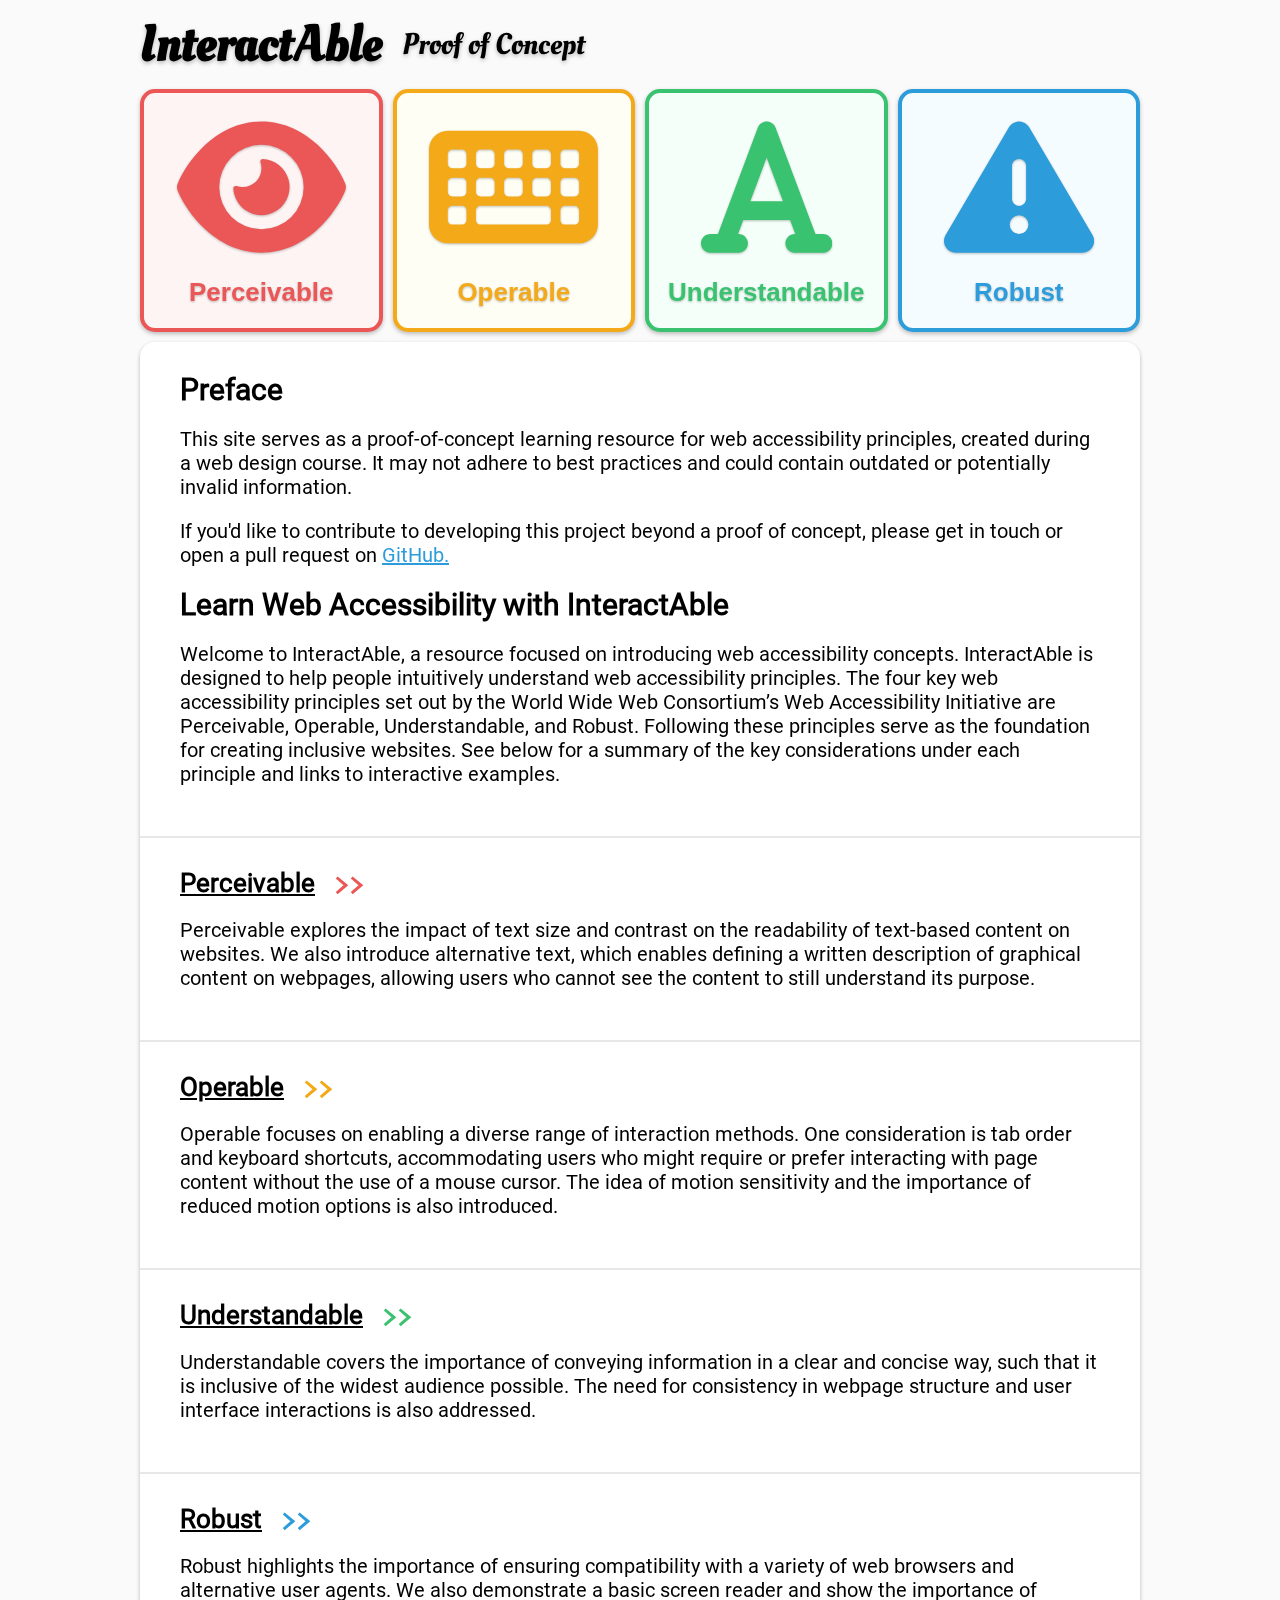
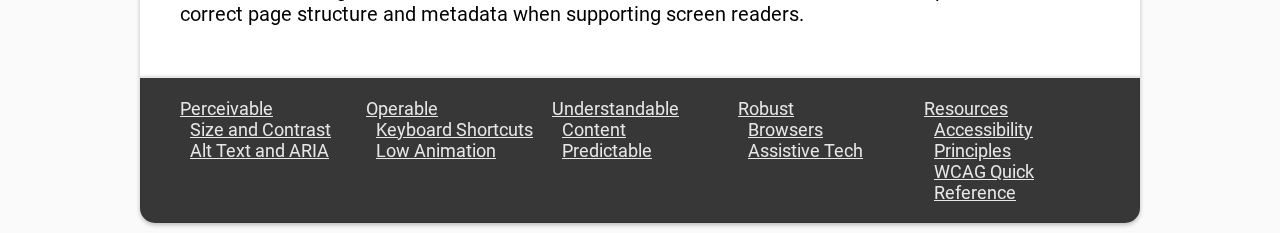
<file: index.html>
<!DOCTYPE html>
<html lang="en">
    <head>
        <title>InteractAble</title>
        <link rel="stylesheet" href="css/style.css">
        <link rel="shortcut icon" href="images/logo.svg" type="image/x-icon">
        <script src="js/script.js" defer></script>
        <meta name="viewport" content="width=device-width, initial-scale=1.0">
        <meta http-equiv="Content-Type" content="text/html;charset=UTF-8">
    </head>
    <body class="page-bg">
        <header class="shadow">
            <a href="index.html">
                <h1>InteractAble</h1>
            </a>
            <span>Proof of Concept</span>
        </header>
        <nav>
            <a href="perceivable.html" class="nav-accent-red shadow">
                <!-- See readme.md 1.2.i Inline SVG for justification -->
                <svg xmlns="http://www.w3.org/2000/svg" viewBox="0 0 576 512">
                    <path
                        d="M288 32c-80.8 0-145.5 36.8-192.6 80.6C48.6 156 17.3 208 2.5 243.7c-3.3 7.9-3.3 16.7 0 24.6C17.3 304 48.6 356 95.4 399.4C142.5 443.2 207.2 480 288 480s145.5-36.8 192.6-80.6c46.8-43.5 78.1-95.4 93-131.1c3.3-7.9 3.3-16.7 0-24.6c-14.9-35.7-46.2-87.7-93-131.1C433.5 68.8 368.8 32 288 32zM144 256a144 144 0 1 1 288 0 144 144 0 1 1 -288 0zm144-64c0 35.3-28.7 64-64 64c-7.1 0-13.9-1.2-20.3-3.3c-5.5-1.8-11.9 1.6-11.7 7.4c.3 6.9 1.3 13.8 3.2 20.7c13.7 51.2 66.4 81.6 117.6 67.9s81.6-66.4 67.9-117.6c-11.1-41.5-47.8-69.4-88.6-71.1c-5.8-.2-9.2 6.1-7.4 11.7c2.1 6.4 3.3 13.2 3.3 20.3z" />
                </svg>
                <span>Perceivable</span>
            </a>
            <a href="operable.html" class="nav-accent-orange shadow">
                <!-- See readme.md 1.2.i Inline SVG for justification -->
                <svg xmlns="http://www.w3.org/2000/svg" viewBox="0 0 576 512">
                    <path
                        d="M64 64C28.7 64 0 92.7 0 128V384c0 35.3 28.7 64 64 64H512c35.3 0 64-28.7 64-64V128c0-35.3-28.7-64-64-64H64zm16 64h32c8.8 0 16 7.2 16 16v32c0 8.8-7.2 16-16 16H80c-8.8 0-16-7.2-16-16V144c0-8.8 7.2-16 16-16zM64 240c0-8.8 7.2-16 16-16h32c8.8 0 16 7.2 16 16v32c0 8.8-7.2 16-16 16H80c-8.8 0-16-7.2-16-16V240zm16 80h32c8.8 0 16 7.2 16 16v32c0 8.8-7.2 16-16 16H80c-8.8 0-16-7.2-16-16V336c0-8.8 7.2-16 16-16zm80-176c0-8.8 7.2-16 16-16h32c8.8 0 16 7.2 16 16v32c0 8.8-7.2 16-16 16H176c-8.8 0-16-7.2-16-16V144zm16 80h32c8.8 0 16 7.2 16 16v32c0 8.8-7.2 16-16 16H176c-8.8 0-16-7.2-16-16V240c0-8.8 7.2-16 16-16zM160 336c0-8.8 7.2-16 16-16H400c8.8 0 16 7.2 16 16v32c0 8.8-7.2 16-16 16H176c-8.8 0-16-7.2-16-16V336zM272 128h32c8.8 0 16 7.2 16 16v32c0 8.8-7.2 16-16 16H272c-8.8 0-16-7.2-16-16V144c0-8.8 7.2-16 16-16zM256 240c0-8.8 7.2-16 16-16h32c8.8 0 16 7.2 16 16v32c0 8.8-7.2 16-16 16H272c-8.8 0-16-7.2-16-16V240zM368 128h32c8.8 0 16 7.2 16 16v32c0 8.8-7.2 16-16 16H368c-8.8 0-16-7.2-16-16V144c0-8.8 7.2-16 16-16zM352 240c0-8.8 7.2-16 16-16h32c8.8 0 16 7.2 16 16v32c0 8.8-7.2 16-16 16H368c-8.8 0-16-7.2-16-16V240zM464 128h32c8.8 0 16 7.2 16 16v32c0 8.8-7.2 16-16 16H464c-8.8 0-16-7.2-16-16V144c0-8.8 7.2-16 16-16zM448 240c0-8.8 7.2-16 16-16h32c8.8 0 16 7.2 16 16v32c0 8.8-7.2 16-16 16H464c-8.8 0-16-7.2-16-16V240zm16 80h32c8.8 0 16 7.2 16 16v32c0 8.8-7.2 16-16 16H464c-8.8 0-16-7.2-16-16V336c0-8.8 7.2-16 16-16z" />
                </svg>
                <span>Operable</span>
            </a>
            <a href="understandable.html" class="nav-accent-green shadow">
                <!-- See readme.md 1.2.i Inline SVG for justification -->
                <svg xmlns="http://www.w3.org/2000/svg" viewBox="0 0 448 512">
                    <path
                        d="M254 52.8C249.3 40.3 237.3 32 224 32s-25.3 8.3-30 20.8L57.8 416H32c-17.7 0-32 14.3-32 32s14.3 32 32 32h96c17.7 0 32-14.3 32-32s-14.3-32-32-32h-1.8l18-48H303.8l18 48H320c-17.7 0-32 14.3-32 32s14.3 32 32 32h96c17.7 0 32-14.3 32-32s-14.3-32-32-32H390.2L254 52.8zM279.8 304H168.2L224 155.1 279.8 304z" />
                </svg>
                <span>Understandable</span>
            </a>
            <a href="robust.html" class="nav-accent-blue shadow">
                <!-- See readme.md 1.2.i Inline SVG for justification -->
                <svg xmlns="http://www.w3.org/2000/svg" viewBox="0 0 512 512">
                    <path
                        d="M256 32c14.2 0 27.3 7.5 34.5 19.8l216 368c7.3 12.4 7.3 27.7 .2 40.1S486.3 480 472 480H40c-14.3 0-27.6-7.7-34.7-20.1s-7-27.8 .2-40.1l216-368C228.7 39.5 241.8 32 256 32zm0 128c-13.3 0-24 10.7-24 24V296c0 13.3 10.7 24 24 24s24-10.7 24-24V184c0-13.3-10.7-24-24-24zm32 224a32 32 0 1 0 -64 0 32 32 0 1 0 64 0z" />
                </svg>
                <span>Robust</span>
            </a>
        </nav>
        <main class="shadow">
            <article>
                <h2>Preface</h2>
                <p>
                    This site serves as a proof-of-concept learning resource for web accessibility principles, created
                    during a web design course. It may not adhere to best practices and could contain outdated or
                    potentially invalid information.
                </p>
                <p>
                    If you'd like to contribute to developing this project beyond a proof of concept, please
                    get in touch or open a pull request on
                    <a class="accent-blue" href="https://github.com/JasperBRiedel/interactable">GitHub.</a>
                </p>
                <h2>Learn Web Accessibility with InteractAble</h2>
                <p>
                    Welcome to InteractAble, a resource focused on introducing web accessibility concepts. InteractAble
                    is designed to help people intuitively understand web accessibility principles. The four key web
                    accessibility principles set out by the World Wide Web Consortium’s Web Accessibility Initiative are
                    Perceivable, Operable, Understandable, and Robust. Following these principles serve as the
                    foundation for creating inclusive websites. See below for a summary of the key considerations under
                    each principle and links to interactive examples.
                </p>
            </article>
            <article>
                <a href="perceivable.html" class="accent-red">
                    <h3>Perceivable</h3>
                    <span>&gt;&gt;</span>
                </a>
                <p>
                    Perceivable explores the impact of text size and contrast on the readability of text-based content
                    on websites. We also introduce alternative text, which enables defining a written description of
                    graphical content on webpages, allowing users who cannot see the content to still understand its
                    purpose.
                </p>
            </article>
            <article>
                <a href="operable.html" class="accent-orange">
                    <h3>Operable</h3>
                    <span>&gt;&gt;</span>
                </a>
                <p>
                    Operable focuses on enabling a diverse range of interaction methods. One consideration is tab order
                    and keyboard shortcuts, accommodating users who might require or prefer interacting with page
                    content without the use of a mouse cursor. The idea of motion sensitivity and the importance of
                    reduced motion options is also introduced.
                </p>
            </article>
            <article>
                <a href="understandable.html" class="accent-green">
                    <h3>Understandable</h3>
                    <span>&gt;&gt;</span>
                </a>
                <p>
                    Understandable covers the importance of conveying information in a clear and concise way, such that
                    it is inclusive of the widest audience possible. The need for consistency in webpage structure and
                    user interface interactions is also addressed.
                </p>
            </article>
            <article>
                <a href="robust.html" class="accent-blue">
                    <h3>Robust</h3>
                    <span>&gt;&gt;</span>
                </a>
                <p>
                    Robust highlights the importance of ensuring compatibility with a variety of web browsers and
                    alternative user agents. We also demonstrate a basic screen reader and show the importance of
                    correct page structure and metadata when supporting screen readers.
                </p>
            </article>
        </main>
        <footer class="shadow">
            <section class="accent-red">
                <ul>
                    <li>
                        <a href="perceivable.html">Perceivable</a>
                    </li>
                    <li>
                        <ul>
                            <li>
                                <a href="perceivable.html#size-contrast">Size and Contrast</a>
                            </li>
                            <li>
                                <a href="perceivable.html#text-alts">Alt Text and ARIA</a>
                            </li>
                            <!-- <li>
                                <a href="perceivable.html#presentation">Presentation</a>
                            </li> -->
                        </ul>
                    </li>
                </ul>
            </section>
            <section class="accent-orange">
                <ul>
                    <li>
                        <a href="operable.html">Operable</a>
                    </li>
                    <li>
                        <ul>
                            <li>
                                <a href="operable.html#shortcuts">Keyboard Shortcuts</a>
                            </li>
                            <li>
                                <a href="operable.html#reduce-anim">Low Animation</a>
                            </li>
                        </ul>
                    </li>
                </ul>
            </section>
            <section class="accent-green">
                <ul>
                    <li>
                        <a href="understandable.html">Understandable</a>
                    </li>
                    <li>
                        <ul>
                            <li>
                                <a href="understandable.html#content">Content</a>
                            </li>
                            <li>
                                <a href="understandable.html#predictable">Predictable</a>
                            </li>
                            <!-- <li>
                                <a href="understandable.html#errors">Errors</a>
                            </li> -->
                        </ul>
                    </li>
                </ul>
            </section>
            <section class="accent-blue">
                <ul>
                    <li>
                        <a href="robust.html">Robust</a>
                    </li>
                    <li>
                        <ul>
                            <li>
                                <a href="robust.html#browsers">Browsers</a>
                            </li>
                            <li>
                                <a href="robust.html#assist-tech">Assistive Tech</a>
                            </li>
                        </ul>
                    </li>
                </ul>
            </section>
            <section class="accent-blue">
                <ul>
                    <li>
                        <a href="https://www.w3.org/WAI/fundamentals/">Resources</a>
                    </li>
                    <li>
                        <ul>
                            <li>
                                <a href="https://www.w3.org/WAI/fundamentals/accessibility-principles/">Accessibility
                                    Principles</a>
                            </li>
                            <li>
                                <a href="https://www.w3.org/WAI/WCAG21/quickref/">WCAG Quick Reference</a>
                            </li>
                        </ul>
                    </li>
                </ul>
            </section>
        </footer>
    </body>
</html>
</file>
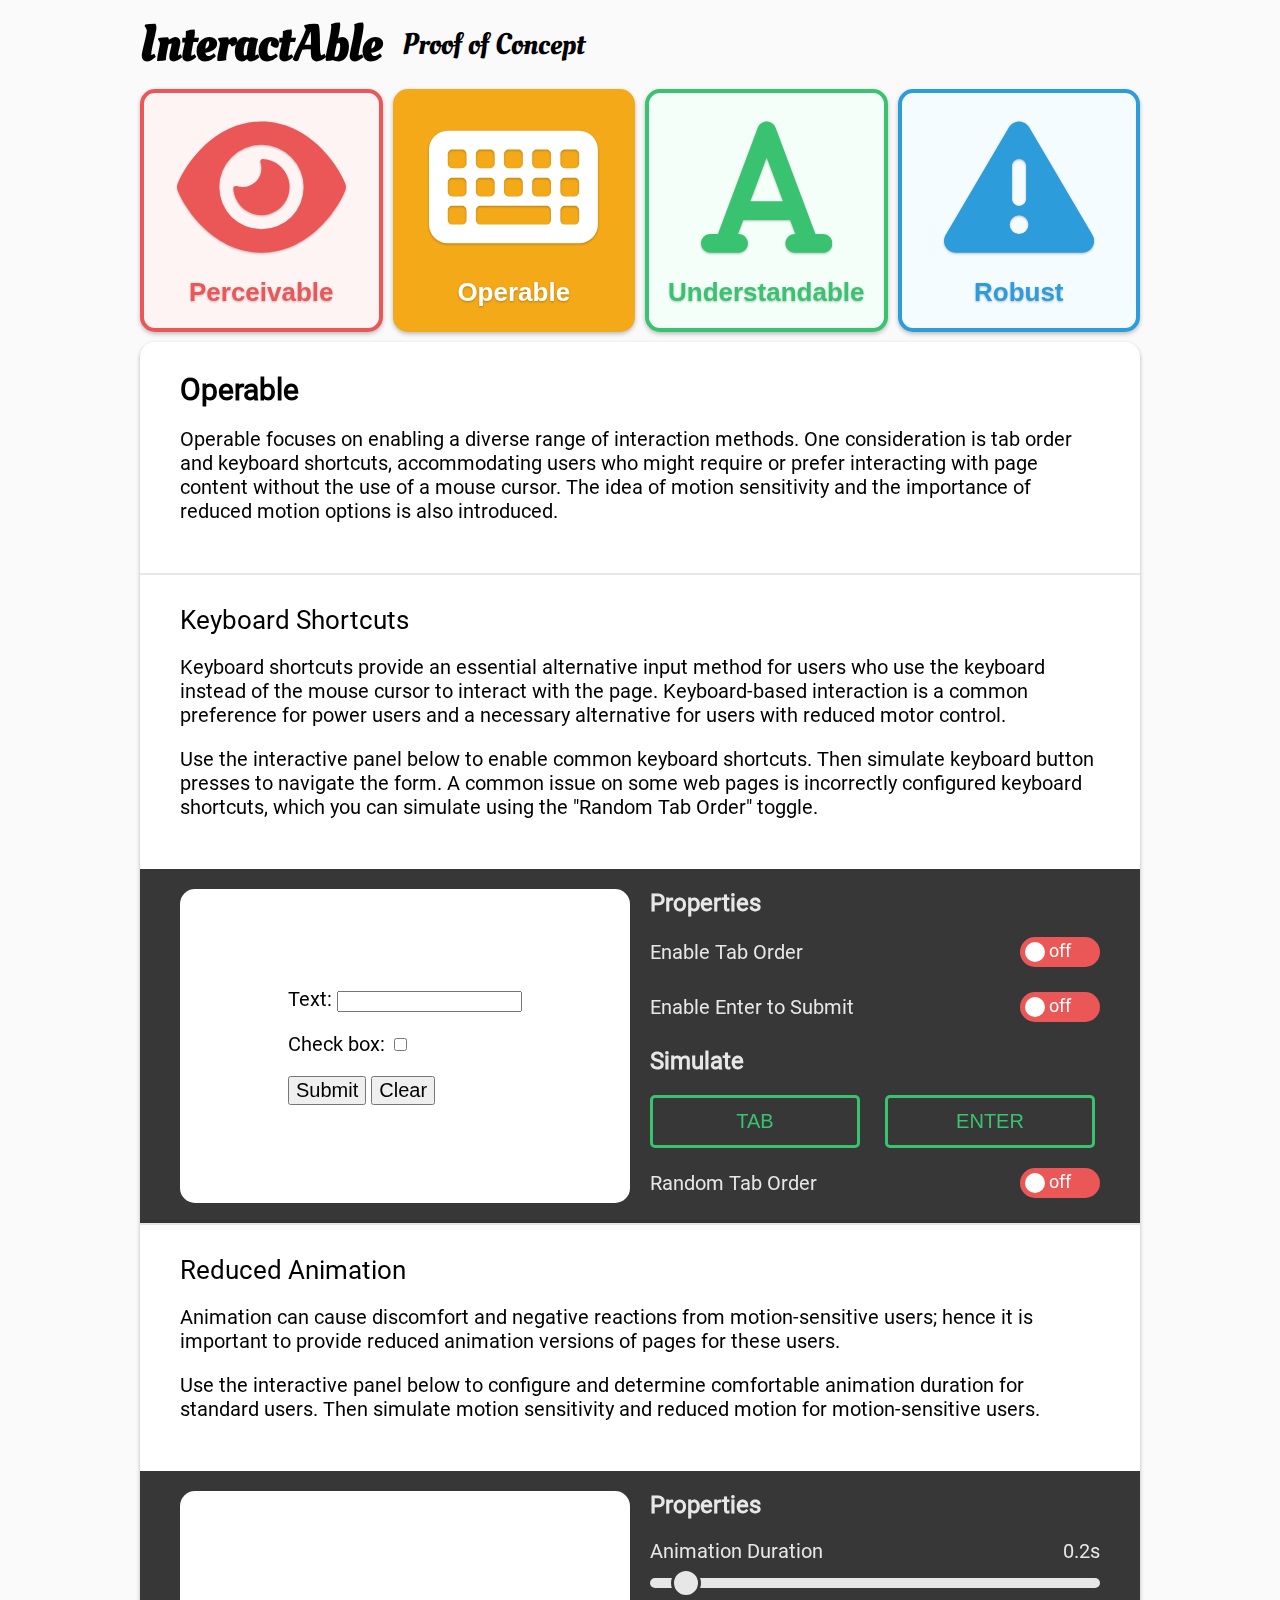
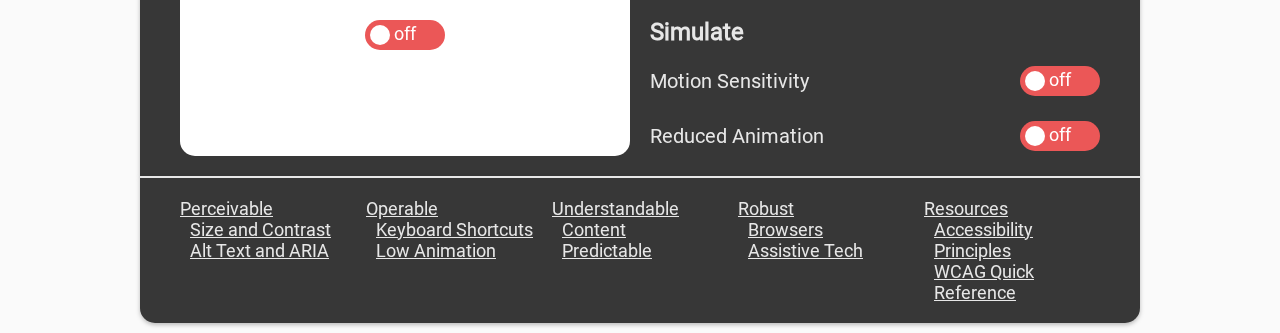
<file: operable.html>
<!DOCTYPE html>
<html lang="en">
    <head>
        <title>InteractAble - Operable</title>
        <link rel="stylesheet" href="css/style.css">
        <link rel="shortcut icon" href="images/logo.svg" type="image/x-icon">
        <script src="js/script.js" defer></script>
        <meta name="viewport" content="width=device-width, initial-scale=1.0">
        <meta http-equiv="Content-Type" content="text/html;charset=UTF-8">
    </head>
    <body class="page-bg">
        <header>
            <a href="index.html">
                <h1>InteractAble</h1>
            </a>
            <span>Proof of Concept</span>
        </header>
        <nav>
            <a href="perceivable.html" class="nav-accent-red shadow">
                <!-- See readme.md 1.2.i Inline SVG for justification -->
                <svg xmlns="http://www.w3.org/2000/svg" viewBox="0 0 576 512">
                    <path
                        d="M288 32c-80.8 0-145.5 36.8-192.6 80.6C48.6 156 17.3 208 2.5 243.7c-3.3 7.9-3.3 16.7 0 24.6C17.3 304 48.6 356 95.4 399.4C142.5 443.2 207.2 480 288 480s145.5-36.8 192.6-80.6c46.8-43.5 78.1-95.4 93-131.1c3.3-7.9 3.3-16.7 0-24.6c-14.9-35.7-46.2-87.7-93-131.1C433.5 68.8 368.8 32 288 32zM144 256a144 144 0 1 1 288 0 144 144 0 1 1 -288 0zm144-64c0 35.3-28.7 64-64 64c-7.1 0-13.9-1.2-20.3-3.3c-5.5-1.8-11.9 1.6-11.7 7.4c.3 6.9 1.3 13.8 3.2 20.7c13.7 51.2 66.4 81.6 117.6 67.9s81.6-66.4 67.9-117.6c-11.1-41.5-47.8-69.4-88.6-71.1c-5.8-.2-9.2 6.1-7.4 11.7c2.1 6.4 3.3 13.2 3.3 20.3z" />
                </svg>
                <span>Perceivable</span>
            </a>
            <a href="operable.html" class="nav-accent-orange active shadow">
                <!-- See readme.md 1.2.i Inline SVG for justification -->
                <svg xmlns="http://www.w3.org/2000/svg" viewBox="0 0 576 512">
                    <path
                        d="M64 64C28.7 64 0 92.7 0 128V384c0 35.3 28.7 64 64 64H512c35.3 0 64-28.7 64-64V128c0-35.3-28.7-64-64-64H64zm16 64h32c8.8 0 16 7.2 16 16v32c0 8.8-7.2 16-16 16H80c-8.8 0-16-7.2-16-16V144c0-8.8 7.2-16 16-16zM64 240c0-8.8 7.2-16 16-16h32c8.8 0 16 7.2 16 16v32c0 8.8-7.2 16-16 16H80c-8.8 0-16-7.2-16-16V240zm16 80h32c8.8 0 16 7.2 16 16v32c0 8.8-7.2 16-16 16H80c-8.8 0-16-7.2-16-16V336c0-8.8 7.2-16 16-16zm80-176c0-8.8 7.2-16 16-16h32c8.8 0 16 7.2 16 16v32c0 8.8-7.2 16-16 16H176c-8.8 0-16-7.2-16-16V144zm16 80h32c8.8 0 16 7.2 16 16v32c0 8.8-7.2 16-16 16H176c-8.8 0-16-7.2-16-16V240c0-8.8 7.2-16 16-16zM160 336c0-8.8 7.2-16 16-16H400c8.8 0 16 7.2 16 16v32c0 8.8-7.2 16-16 16H176c-8.8 0-16-7.2-16-16V336zM272 128h32c8.8 0 16 7.2 16 16v32c0 8.8-7.2 16-16 16H272c-8.8 0-16-7.2-16-16V144c0-8.8 7.2-16 16-16zM256 240c0-8.8 7.2-16 16-16h32c8.8 0 16 7.2 16 16v32c0 8.8-7.2 16-16 16H272c-8.8 0-16-7.2-16-16V240zM368 128h32c8.8 0 16 7.2 16 16v32c0 8.8-7.2 16-16 16H368c-8.8 0-16-7.2-16-16V144c0-8.8 7.2-16 16-16zM352 240c0-8.8 7.2-16 16-16h32c8.8 0 16 7.2 16 16v32c0 8.8-7.2 16-16 16H368c-8.8 0-16-7.2-16-16V240zM464 128h32c8.8 0 16 7.2 16 16v32c0 8.8-7.2 16-16 16H464c-8.8 0-16-7.2-16-16V144c0-8.8 7.2-16 16-16zM448 240c0-8.8 7.2-16 16-16h32c8.8 0 16 7.2 16 16v32c0 8.8-7.2 16-16 16H464c-8.8 0-16-7.2-16-16V240zm16 80h32c8.8 0 16 7.2 16 16v32c0 8.8-7.2 16-16 16H464c-8.8 0-16-7.2-16-16V336c0-8.8 7.2-16 16-16z" />
                </svg>
                <span>Operable</span>
            </a>
            <a href="understandable.html" class="nav-accent-green shadow">
                <!-- See readme.md 1.2.i Inline SVG for justification -->
                <svg xmlns="http://www.w3.org/2000/svg" viewBox="0 0 448 512">
                    <path
                        d="M254 52.8C249.3 40.3 237.3 32 224 32s-25.3 8.3-30 20.8L57.8 416H32c-17.7 0-32 14.3-32 32s14.3 32 32 32h96c17.7 0 32-14.3 32-32s-14.3-32-32-32h-1.8l18-48H303.8l18 48H320c-17.7 0-32 14.3-32 32s14.3 32 32 32h96c17.7 0 32-14.3 32-32s-14.3-32-32-32H390.2L254 52.8zM279.8 304H168.2L224 155.1 279.8 304z" />
                </svg>
                <span>Understandable</span>
            </a>
            <a href="robust.html" class="nav-accent-blue shadow">
                <!-- See readme.md 1.2.i Inline SVG for justification -->
                <svg xmlns="http://www.w3.org/2000/svg" viewBox="0 0 512 512">
                    <path
                        d="M256 32c14.2 0 27.3 7.5 34.5 19.8l216 368c7.3 12.4 7.3 27.7 .2 40.1S486.3 480 472 480H40c-14.3 0-27.6-7.7-34.7-20.1s-7-27.8 .2-40.1l216-368C228.7 39.5 241.8 32 256 32zm0 128c-13.3 0-24 10.7-24 24V296c0 13.3 10.7 24 24 24s24-10.7 24-24V184c0-13.3-10.7-24-24-24zm32 224a32 32 0 1 0 -64 0 32 32 0 1 0 64 0z" />
                </svg>
                <span>Robust</span>
            </a>
        </nav>
        <main class="shadow">
            <article>
                <h2>Operable</h2>
                <p>
                    Operable focuses on enabling a diverse range of interaction methods. One consideration is tab order
                    and keyboard shortcuts, accommodating users who might require or prefer interacting with page
                    content without the use of a mouse cursor. The idea of motion sensitivity and the importance of
                    reduced motion options is also introduced.
                </p>
            </article>
            <article id="shortcuts">
                <h3>Keyboard Shortcuts</h3>
                <p>
                    Keyboard shortcuts provide an essential alternative input method for users who use the keyboard
                    instead of the mouse cursor to interact with the page. Keyboard-based interaction is a common
                    preference for power users and a necessary alternative for users with reduced motor control.
                </p>
                <p>
                    Use the interactive panel below to enable common keyboard shortcuts. Then simulate keyboard button
                    presses to navigate the form. A common issue on some web pages is incorrectly configured keyboard
                    shortcuts, which you can simulate using the "Random Tab Order" toggle.
                </p>
            </article>
            <section class="interactive-panel" id="operable-keyboard-shortcuts">
                <section class="interactive-panel-preview center">

                </section>
                <section class="interactive-panel-controls">
                    <span class="control-group-title">Properties</span>
                    <span class="control-group both-columns">
                        <label for="toggle-1">Enable Tab Order</label>
                        <input type="checkbox" id="toggle-1" name="enable_tab_order">
                        <label class="toggle-switch" for="toggle-1"></label>
                    </span>
                    <span class="control-group both-columns">
                        <label for="toggle-2">Enable Enter to Submit</label>
                        <input type="checkbox" id="toggle-2" name="enable_enter_submit">
                        <label class="toggle-switch" for="toggle-2"></label>
                    </span>
                    <span class="control-group-title">Simulate</span>
                    <span class="control-group">
                        <input type="button" value="TAB" name="tab">
                    </span>
                    <span class="control-group">
                        <input type="button" value="ENTER" name="enter">
                    </span>
                    <span class="control-group both-columns">
                        <label for="toggle-3">Random Tab Order</label>
                        <input type="checkbox" id="toggle-3" name="invalid_tabbing">
                        <label class="toggle-switch" for="toggle-3"></label>
                    </span>
                </section>
            </section>
            <article id="reduce-anim">
                <h3>Reduced Animation</h3>
                <p>
                    Animation can cause discomfort and negative reactions from motion-sensitive users; hence it is
                    important to provide reduced animation versions of pages for these users.
                </p>
                <p>
                    Use the interactive panel below to configure and determine comfortable animation duration for
                    standard users. Then simulate motion sensitivity and reduced motion for motion-sensitive users.
                </p>
            </article>
            <section class="interactive-panel" id="operable-reduced-animation">
                <section class="interactive-panel-preview center">

                </section>
                <section class="interactive-panel-controls">
                    <span class="control-group-title">Properties</span>
                    <span class="control-group both-columns">
                        <label for="slider-1">Animation Duration</label>
                        <span id="duration_value_display"></span>
                        <input type="range" id="slider-1" name="duration" min="0" max="4" step="0.1" value="0.2">
                    </span>
                    <span class="control-group-title">Simulate</span>
                    <span class="control-group both-columns">
                        <label for="toggle-5">Motion Sensitivity</label>
                        <input type="checkbox" id="toggle-5" name="motion_sensitive">
                        <label class="toggle-switch" for="toggle-5"></label>
                    </span>
                    <span class="control-group both-columns">
                        <label for="toggle-4">Reduced Animation</label>
                        <input type="checkbox" id="toggle-4" name="reduce_animation">
                        <label class="toggle-switch" for="toggle-4"></label>
                    </span>
                </section>
            </section>
        </main>
        <footer class="shadow">
            <section class="accent-red">
                <ul>
                    <li>
                        <a href="perceivable.html">Perceivable</a>
                    </li>
                    <li>
                        <ul>
                            <li>
                                <a href="perceivable.html#size-contrast">Size and Contrast</a>
                            </li>
                            <li>
                                <a href="perceivable.html#text-alts">Alt Text and ARIA</a>
                            </li>
                            <!-- <li>
                                <a href="perceivable.html#presentation">Presentation</a>
                            </li> -->
                        </ul>
                    </li>
                </ul>
            </section>
            <section class="accent-orange">
                <ul>
                    <li>
                        <a href="operable.html">Operable</a>
                    </li>
                    <li>
                        <ul>
                            <li>
                                <a href="operable.html#shortcuts">Keyboard Shortcuts</a>
                            </li>
                            <li>
                                <a href="operable.html#reduce-anim">Low Animation</a>
                            </li>
                        </ul>
                    </li>
                </ul>
            </section>
            <section class="accent-green">
                <ul>
                    <li>
                        <a href="understandable.html">Understandable</a>
                    </li>
                    <li>
                        <ul>
                            <li>
                                <a href="understandable.html#content">Content</a>
                            </li>
                            <li>
                                <a href="understandable.html#predictable">Predictable</a>
                            </li>
                            <!-- <li>
                                <a href="understandable.html#errors">Errors</a>
                            </li> -->
                        </ul>
                    </li>
                </ul>
            </section>
            <section class="accent-blue">
                <ul>
                    <li>
                        <a href="robust.html">Robust</a>
                    </li>
                    <li>
                        <ul>
                            <li>
                                <a href="robust.html#browsers">Browsers</a>
                            </li>
                            <li>
                                <a href="robust.html#assist-tech">Assistive Tech</a>
                            </li>
                        </ul>
                    </li>
                </ul>
            </section>
            <section class="accent-blue">
                <ul>
                    <li>
                        <a href="https://www.w3.org/WAI/fundamentals/">Resources</a>
                    </li>
                    <li>
                        <ul>
                            <li>
                                <a href="https://www.w3.org/WAI/fundamentals/accessibility-principles/">Accessibility
                                    Principles</a>
                            </li>
                            <li>
                                <a href="https://www.w3.org/WAI/WCAG21/quickref/">WCAG Quick Reference</a>
                            </li>
                        </ul>
                    </li>
                </ul>
            </section>
        </footer>
    </body>
</html>
</file>
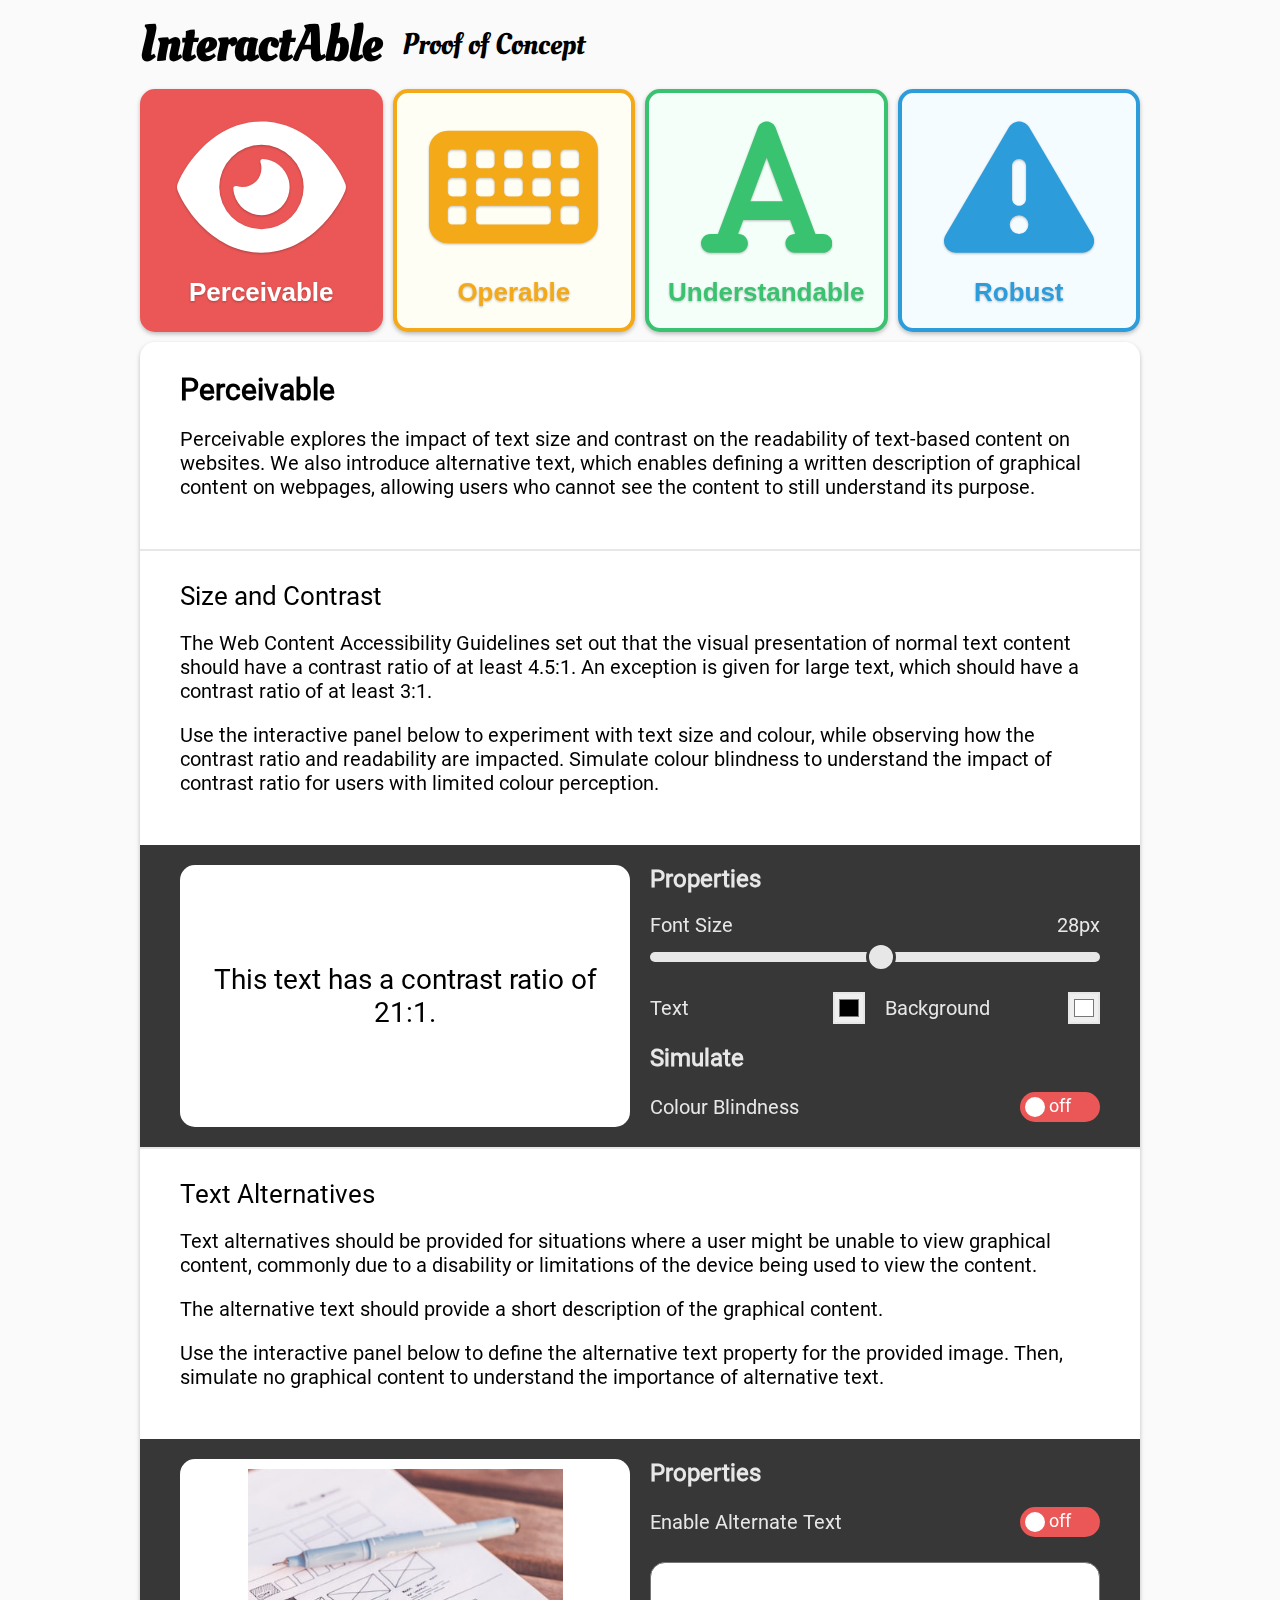
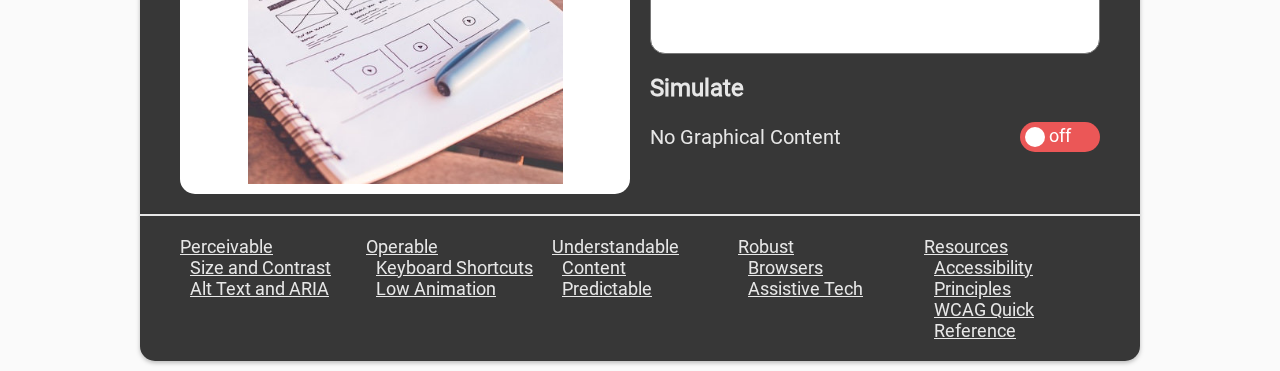
<file: perceivable.html>
<!DOCTYPE html>
<html lang="en">
    <head>
        <title>InteractAble - Perceivable</title>
        <link rel="stylesheet" href="css/style.css">
        <link rel="shortcut icon" href="images/logo.svg" type="image/x-icon">
        <script src="js/script.js" defer></script>
        <meta name="viewport" content="width=device-width, initial-scale=1.0">
        <meta http-equiv="Content-Type" content="text/html;charset=UTF-8">
    </head>
    <body class="page-bg">
        <header>
            <a href="index.html">
                <h1>InteractAble</h1>
            </a>
            <span>Proof of Concept</span>
        </header>
        <nav>
            <a href="perceivable.html" class="nav-accent-red active shadow">
                <!-- See readme.md 1.2.i Inline SVG for justification -->
                <svg xmlns="http://www.w3.org/2000/svg" viewBox="0 0 576 512">
                    <path
                        d="M288 32c-80.8 0-145.5 36.8-192.6 80.6C48.6 156 17.3 208 2.5 243.7c-3.3 7.9-3.3 16.7 0 24.6C17.3 304 48.6 356 95.4 399.4C142.5 443.2 207.2 480 288 480s145.5-36.8 192.6-80.6c46.8-43.5 78.1-95.4 93-131.1c3.3-7.9 3.3-16.7 0-24.6c-14.9-35.7-46.2-87.7-93-131.1C433.5 68.8 368.8 32 288 32zM144 256a144 144 0 1 1 288 0 144 144 0 1 1 -288 0zm144-64c0 35.3-28.7 64-64 64c-7.1 0-13.9-1.2-20.3-3.3c-5.5-1.8-11.9 1.6-11.7 7.4c.3 6.9 1.3 13.8 3.2 20.7c13.7 51.2 66.4 81.6 117.6 67.9s81.6-66.4 67.9-117.6c-11.1-41.5-47.8-69.4-88.6-71.1c-5.8-.2-9.2 6.1-7.4 11.7c2.1 6.4 3.3 13.2 3.3 20.3z" />
                </svg>
                <span>Perceivable</span>
            </a>
            <a href="operable.html" class="nav-accent-orange shadow">
                <!-- See readme.md 1.2.i Inline SVG for justification -->
                <svg xmlns="http://www.w3.org/2000/svg" viewBox="0 0 576 512">
                    <path
                        d="M64 64C28.7 64 0 92.7 0 128V384c0 35.3 28.7 64 64 64H512c35.3 0 64-28.7 64-64V128c0-35.3-28.7-64-64-64H64zm16 64h32c8.8 0 16 7.2 16 16v32c0 8.8-7.2 16-16 16H80c-8.8 0-16-7.2-16-16V144c0-8.8 7.2-16 16-16zM64 240c0-8.8 7.2-16 16-16h32c8.8 0 16 7.2 16 16v32c0 8.8-7.2 16-16 16H80c-8.8 0-16-7.2-16-16V240zm16 80h32c8.8 0 16 7.2 16 16v32c0 8.8-7.2 16-16 16H80c-8.8 0-16-7.2-16-16V336c0-8.8 7.2-16 16-16zm80-176c0-8.8 7.2-16 16-16h32c8.8 0 16 7.2 16 16v32c0 8.8-7.2 16-16 16H176c-8.8 0-16-7.2-16-16V144zm16 80h32c8.8 0 16 7.2 16 16v32c0 8.8-7.2 16-16 16H176c-8.8 0-16-7.2-16-16V240c0-8.8 7.2-16 16-16zM160 336c0-8.8 7.2-16 16-16H400c8.8 0 16 7.2 16 16v32c0 8.8-7.2 16-16 16H176c-8.8 0-16-7.2-16-16V336zM272 128h32c8.8 0 16 7.2 16 16v32c0 8.8-7.2 16-16 16H272c-8.8 0-16-7.2-16-16V144c0-8.8 7.2-16 16-16zM256 240c0-8.8 7.2-16 16-16h32c8.8 0 16 7.2 16 16v32c0 8.8-7.2 16-16 16H272c-8.8 0-16-7.2-16-16V240zM368 128h32c8.8 0 16 7.2 16 16v32c0 8.8-7.2 16-16 16H368c-8.8 0-16-7.2-16-16V144c0-8.8 7.2-16 16-16zM352 240c0-8.8 7.2-16 16-16h32c8.8 0 16 7.2 16 16v32c0 8.8-7.2 16-16 16H368c-8.8 0-16-7.2-16-16V240zM464 128h32c8.8 0 16 7.2 16 16v32c0 8.8-7.2 16-16 16H464c-8.8 0-16-7.2-16-16V144c0-8.8 7.2-16 16-16zM448 240c0-8.8 7.2-16 16-16h32c8.8 0 16 7.2 16 16v32c0 8.8-7.2 16-16 16H464c-8.8 0-16-7.2-16-16V240zm16 80h32c8.8 0 16 7.2 16 16v32c0 8.8-7.2 16-16 16H464c-8.8 0-16-7.2-16-16V336c0-8.8 7.2-16 16-16z" />
                </svg>
                <span>Operable</span>
            </a>
            <a href="understandable.html" class="nav-accent-green shadow">
                <!-- See readme.md 1.2.i Inline SVG for justification -->
                <svg xmlns="http://www.w3.org/2000/svg" viewBox="0 0 448 512">
                    <path
                        d="M254 52.8C249.3 40.3 237.3 32 224 32s-25.3 8.3-30 20.8L57.8 416H32c-17.7 0-32 14.3-32 32s14.3 32 32 32h96c17.7 0 32-14.3 32-32s-14.3-32-32-32h-1.8l18-48H303.8l18 48H320c-17.7 0-32 14.3-32 32s14.3 32 32 32h96c17.7 0 32-14.3 32-32s-14.3-32-32-32H390.2L254 52.8zM279.8 304H168.2L224 155.1 279.8 304z" />
                </svg>
                <span>Understandable</span>
            </a>
            <a href="robust.html" class="nav-accent-blue shadow">
                <!-- See readme.md 1.2.i Inline SVG for justification -->
                <svg xmlns="http://www.w3.org/2000/svg" viewBox="0 0 512 512">
                    <path
                        d="M256 32c14.2 0 27.3 7.5 34.5 19.8l216 368c7.3 12.4 7.3 27.7 .2 40.1S486.3 480 472 480H40c-14.3 0-27.6-7.7-34.7-20.1s-7-27.8 .2-40.1l216-368C228.7 39.5 241.8 32 256 32zm0 128c-13.3 0-24 10.7-24 24V296c0 13.3 10.7 24 24 24s24-10.7 24-24V184c0-13.3-10.7-24-24-24zm32 224a32 32 0 1 0 -64 0 32 32 0 1 0 64 0z" />
                </svg>
                <span>Robust</span>
            </a>
        </nav>
        <main class="shadow">
            <article>
                <h2>Perceivable</h2>
                <p>
                    Perceivable explores the impact of text size and contrast on the readability of text-based content
                    on websites. We also introduce alternative text, which enables defining a written description of
                    graphical content on webpages, allowing users who cannot see the content to still understand its
                    purpose.
                </p>
            </article>
            <article id="size-contrast">
                <h3>Size and Contrast</h3>
                <p>
                    The Web Content Accessibility Guidelines set out that the visual presentation of normal text content
                    should have a contrast ratio of at least 4.5:1. An exception is given for large text, which should
                    have a contrast ratio of at least 3:1.
                </p>
                <p>
                    Use the interactive panel below to experiment with text size and colour, while observing how the
                    contrast ratio and readability are impacted. Simulate colour blindness to understand the impact of
                    contrast ratio for users with limited colour perception.
                </p>
            </article>
            <section class="interactive-panel" id="perceivable-size-contrast">
                <section class="interactive-panel-preview">

                </section>
                <section class="interactive-panel-controls">
                    <span class="control-group-title">Properties</span>
                    <span class="control-group both-columns">
                        <label for="slider-1">Font Size</label>
                        <span id="perceivable-size-contrast-font-size-display"></span>
                        <input type="range" id="slider-1" name="font_size" min="10" max="45">
                    </span>
                    <span class="control-group">
                        <label for="color-1">Text</label>
                        <input type="color" name="text_color" id="color-1">
                    </span>
                    <span class="control-group">
                        <label for="color-2">Background</label>
                        <input type="color" name="bg_color" id="color-2" value="#FFFFFF">
                    </span>
                    <span class="control-group-title">Simulate</span>
                    <span class="control-group both-columns">
                        <label for="toggle-1">Colour Blindness</label>
                        <input type="checkbox" id="toggle-1" name="color_blind">
                        <label class="toggle-switch" for="toggle-1"></label>
                    </span>
                </section>
            </section>
            <article id="text-alts">
                <h3>Text Alternatives</h3>
                <p>
                    Text alternatives should be provided for situations where a user might be unable to view graphical
                    content, commonly due to a disability or limitations of the device being used to view the content.
                </p>
                <p>
                    The alternative text should provide a short description of the graphical content.
                </p>
                <p>
                    Use the interactive panel below to define the alternative text property for the provided image.
                    Then, simulate no graphical content to understand the importance of alternative text.
                </p>
            </article>
            <section class="interactive-panel" id="perceivable-alt-text">
                <section class="interactive-panel-preview center">

                </section>
                <section class="interactive-panel-controls">
                    <span class="control-group-title">Properties</span>
                    <span class="control-group both-columns">
                        <label for="toggle-2">Enable Alternate Text</label>
                        <input type="checkbox" id="toggle-2" name="enable_alt">
                        <label class="toggle-switch" for="toggle-2"></label>
                    </span>
                    <textarea class="both-columns" name="alt_text"></textarea>
                    <span class="control-group-title">Simulate</span>
                    <span class="control-group both-columns">
                        <label for="toggle-3">No Graphical Content</label>
                        <input type="checkbox" id="toggle-3" name="hide_graphics">
                        <label class="toggle-switch" for="toggle-3"></label>
                    </span>
                </section>
            </section>
            <!-- This section will not be included in the initial release of the site
            to help reduce the scope and volume of work required to finish the site. -->
            <!-- <article id="presentation">
                <h3>Presentation</h3>
                <p>Lorem ipsum, dolor sit amet consectetur adipisicing elit. Molestiae earum ex similique unde qui fugit
                    impedit quaerat modi iste maxime aperiam cupiditate blanditiis, exercitationem ipsam incidunt
                    ratione beatae soluta ea animi quis voluptate nobis. Repellat nobis maiores fugiat veritatis vero.
                </p>
            </article>
            <section class="interactive-panel">
                <section class="interactive-panel-preview">

                </section>
                <section class="interactive-panel-controls">
                    <span class="control-group-title">Properties</span>
                    <span class="control-group both-columns">
                        <label for="">Enable Headings</label>
                        <input type="checkbox" id="toggle-4">
                        <label class="toggle-switch" for="toggle-4"></label>
                    </span>
                    <span class="control-group both-columns">
                        <label for="">Enable F-Shaped Layout</label>
                        <input type="checkbox" id="toggle-5">
                        <label class="toggle-switch" for="toggle-5"></label>
                    </span>
                    <span class="control-group both-columns">
                        <label for="">Enable Whitespace</label>
                        <input type="checkbox" id="toggle-6">
                        <label class="toggle-switch" for="toggle-6"></label>
                    </span>
                    <textarea class="both-columns"></textarea>
                    <span class="control-group-title">Simulate</span>
                    <span class="control-group both-columns">
                        <label for="">No Graphical Content</label>
                        <input type="checkbox" id="toggle-3">
                        <label class="toggle-switch" for="toggle-3"></label>
                    </span>
                </section>
            </section> -->
        </main>
        <footer class="shadow">
            <section class="accent-red">
                <ul>
                    <li>
                        <a href="perceivable.html">Perceivable</a>
                    </li>
                    <li>
                        <ul>
                            <li>
                                <a href="perceivable.html#size-contrast">Size and Contrast</a>
                            </li>
                            <li>
                                <a href="perceivable.html#text-alts">Alt Text and ARIA</a>
                            </li>
                            <!-- <li>
                                <a href="perceivable.html#presentation">Presentation</a>
                            </li> -->
                        </ul>
                    </li>
                </ul>
            </section>
            <section class="accent-orange">
                <ul>
                    <li>
                        <a href="operable.html">Operable</a>
                    </li>
                    <li>
                        <ul>
                            <li>
                                <a href="operable.html#shortcuts">Keyboard Shortcuts</a>
                            </li>
                            <li>
                                <a href="operable.html#reduce-anim">Low Animation</a>
                            </li>
                        </ul>
                    </li>
                </ul>
            </section>
            <section class="accent-green">
                <ul>
                    <li>
                        <a href="understandable.html">Understandable</a>
                    </li>
                    <li>
                        <ul>
                            <li>
                                <a href="understandable.html#content">Content</a>
                            </li>
                            <li>
                                <a href="understandable.html#predictable">Predictable</a>
                            </li>
                            <!-- <li>
                                <a href="understandable.html#errors">Errors</a>
                            </li> -->
                        </ul>
                    </li>
                </ul>
            </section>
            <section class="accent-blue">
                <ul>
                    <li>
                        <a href="robust.html">Robust</a>
                    </li>
                    <li>
                        <ul>
                            <li>
                                <a href="robust.html#browsers">Browsers</a>
                            </li>
                            <li>
                                <a href="robust.html#assist-tech">Assistive Tech</a>
                            </li>
                        </ul>
                    </li>
                </ul>
            </section>
            <section class="accent-blue">
                <ul>
                    <li>
                        <a href="https://www.w3.org/WAI/fundamentals/">Resources</a>
                    </li>
                    <li>
                        <ul>
                            <li>
                                <a href="https://www.w3.org/WAI/fundamentals/accessibility-principles/">Accessibility
                                    Principles</a>
                            </li>
                            <li>
                                <a href="https://www.w3.org/WAI/WCAG21/quickref/">WCAG Quick Reference</a>
                            </li>
                        </ul>
                    </li>
                </ul>
            </section>
        </footer>
    </body>
</html>
</file>
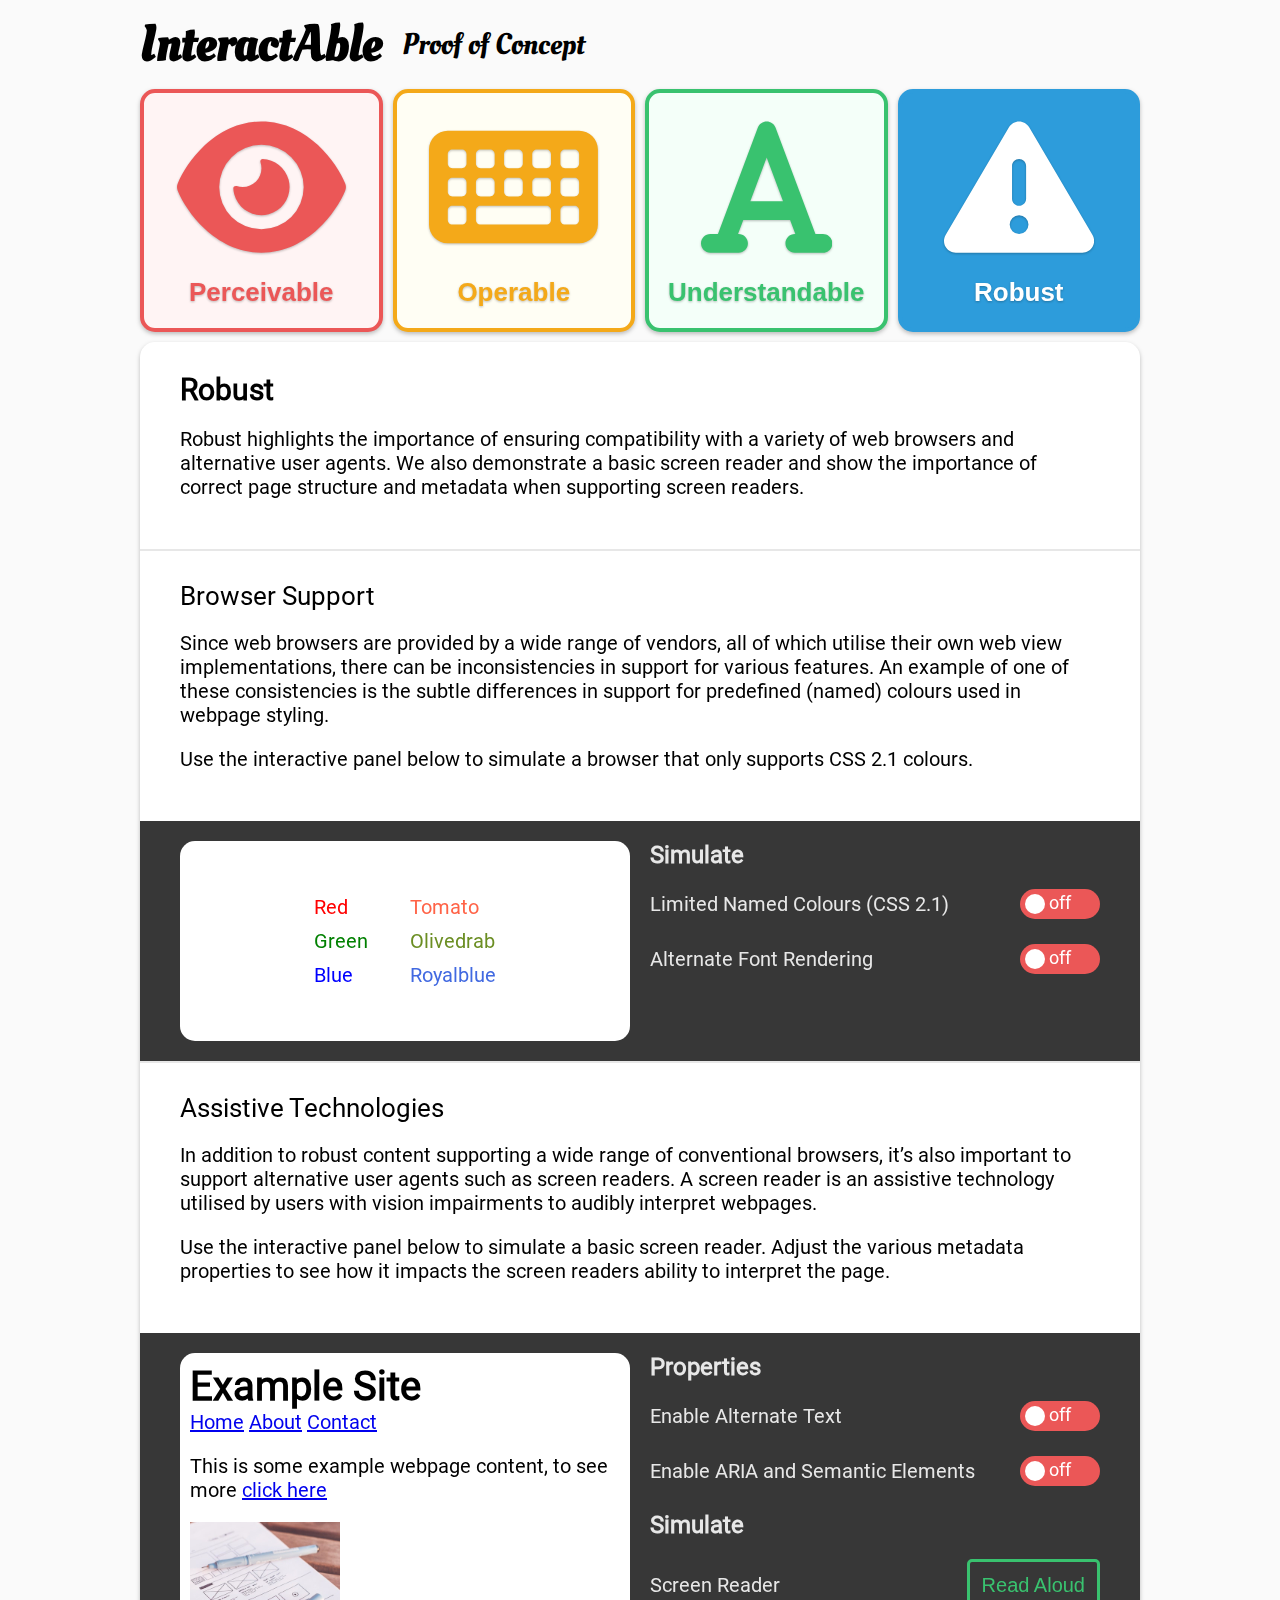
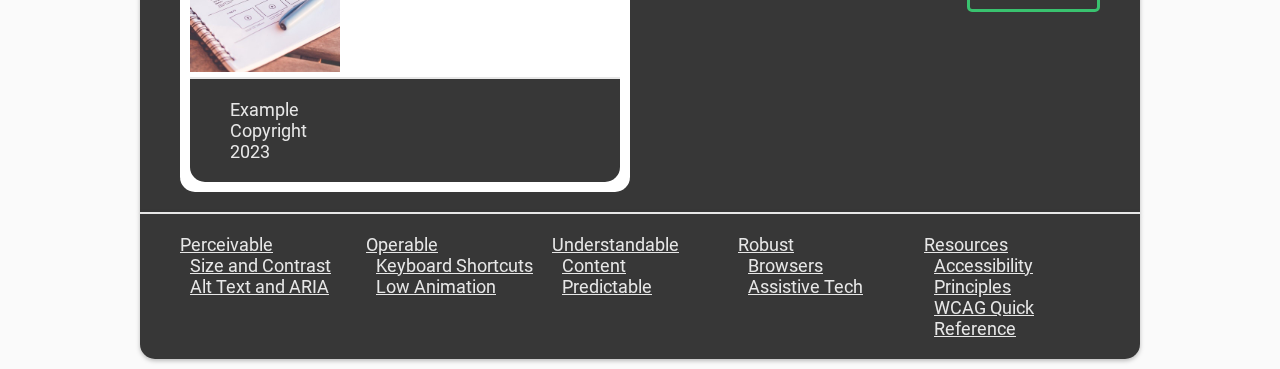
<file: robust.html>
<!DOCTYPE html>
<html lang="en">
    <head>
        <title>InteractAble - Robust</title>
        <link rel="stylesheet" href="css/style.css">
        <link rel="shortcut icon" href="images/logo.svg" type="image/x-icon">
        <script src="js/script.js" defer></script>
        <meta name="viewport" content="width=device-width, initial-scale=1.0">
        <meta http-equiv="Content-Type" content="text/html;charset=UTF-8">
    </head>
    <body class="page-bg">
        <header>
            <a href="index.html">
                <h1>InteractAble</h1>
            </a>
            <span>Proof of Concept</span>
        </header>
        <nav>
            <a href="perceivable.html" class="nav-accent-red shadow">
                <!-- See readme.md 1.2.i Inline SVG for justification -->
                <svg xmlns="http://www.w3.org/2000/svg" viewBox="0 0 576 512">
                    <path
                        d="M288 32c-80.8 0-145.5 36.8-192.6 80.6C48.6 156 17.3 208 2.5 243.7c-3.3 7.9-3.3 16.7 0 24.6C17.3 304 48.6 356 95.4 399.4C142.5 443.2 207.2 480 288 480s145.5-36.8 192.6-80.6c46.8-43.5 78.1-95.4 93-131.1c3.3-7.9 3.3-16.7 0-24.6c-14.9-35.7-46.2-87.7-93-131.1C433.5 68.8 368.8 32 288 32zM144 256a144 144 0 1 1 288 0 144 144 0 1 1 -288 0zm144-64c0 35.3-28.7 64-64 64c-7.1 0-13.9-1.2-20.3-3.3c-5.5-1.8-11.9 1.6-11.7 7.4c.3 6.9 1.3 13.8 3.2 20.7c13.7 51.2 66.4 81.6 117.6 67.9s81.6-66.4 67.9-117.6c-11.1-41.5-47.8-69.4-88.6-71.1c-5.8-.2-9.2 6.1-7.4 11.7c2.1 6.4 3.3 13.2 3.3 20.3z" />
                </svg>
                <span>Perceivable</span>
            </a>
            <a href="operable.html" class="nav-accent-orange shadow">
                <!-- See readme.md 1.2.i Inline SVG for justification -->
                <svg xmlns="http://www.w3.org/2000/svg" viewBox="0 0 576 512">
                    <path
                        d="M64 64C28.7 64 0 92.7 0 128V384c0 35.3 28.7 64 64 64H512c35.3 0 64-28.7 64-64V128c0-35.3-28.7-64-64-64H64zm16 64h32c8.8 0 16 7.2 16 16v32c0 8.8-7.2 16-16 16H80c-8.8 0-16-7.2-16-16V144c0-8.8 7.2-16 16-16zM64 240c0-8.8 7.2-16 16-16h32c8.8 0 16 7.2 16 16v32c0 8.8-7.2 16-16 16H80c-8.8 0-16-7.2-16-16V240zm16 80h32c8.8 0 16 7.2 16 16v32c0 8.8-7.2 16-16 16H80c-8.8 0-16-7.2-16-16V336c0-8.8 7.2-16 16-16zm80-176c0-8.8 7.2-16 16-16h32c8.8 0 16 7.2 16 16v32c0 8.8-7.2 16-16 16H176c-8.8 0-16-7.2-16-16V144zm16 80h32c8.8 0 16 7.2 16 16v32c0 8.8-7.2 16-16 16H176c-8.8 0-16-7.2-16-16V240c0-8.8 7.2-16 16-16zM160 336c0-8.8 7.2-16 16-16H400c8.8 0 16 7.2 16 16v32c0 8.8-7.2 16-16 16H176c-8.8 0-16-7.2-16-16V336zM272 128h32c8.8 0 16 7.2 16 16v32c0 8.8-7.2 16-16 16H272c-8.8 0-16-7.2-16-16V144c0-8.8 7.2-16 16-16zM256 240c0-8.8 7.2-16 16-16h32c8.8 0 16 7.2 16 16v32c0 8.8-7.2 16-16 16H272c-8.8 0-16-7.2-16-16V240zM368 128h32c8.8 0 16 7.2 16 16v32c0 8.8-7.2 16-16 16H368c-8.8 0-16-7.2-16-16V144c0-8.8 7.2-16 16-16zM352 240c0-8.8 7.2-16 16-16h32c8.8 0 16 7.2 16 16v32c0 8.8-7.2 16-16 16H368c-8.8 0-16-7.2-16-16V240zM464 128h32c8.8 0 16 7.2 16 16v32c0 8.8-7.2 16-16 16H464c-8.8 0-16-7.2-16-16V144c0-8.8 7.2-16 16-16zM448 240c0-8.8 7.2-16 16-16h32c8.8 0 16 7.2 16 16v32c0 8.8-7.2 16-16 16H464c-8.8 0-16-7.2-16-16V240zm16 80h32c8.8 0 16 7.2 16 16v32c0 8.8-7.2 16-16 16H464c-8.8 0-16-7.2-16-16V336c0-8.8 7.2-16 16-16z" />
                </svg>
                <span>Operable</span>
            </a>
            <a href="understandable.html" class="nav-accent-green shadow">
                <!-- See readme.md 1.2.i Inline SVG for justification -->
                <svg xmlns="http://www.w3.org/2000/svg" viewBox="0 0 448 512">
                    <path
                        d="M254 52.8C249.3 40.3 237.3 32 224 32s-25.3 8.3-30 20.8L57.8 416H32c-17.7 0-32 14.3-32 32s14.3 32 32 32h96c17.7 0 32-14.3 32-32s-14.3-32-32-32h-1.8l18-48H303.8l18 48H320c-17.7 0-32 14.3-32 32s14.3 32 32 32h96c17.7 0 32-14.3 32-32s-14.3-32-32-32H390.2L254 52.8zM279.8 304H168.2L224 155.1 279.8 304z" />
                </svg>
                <span>Understandable</span>
            </a>
            <a href="robust.html" class="nav-accent-blue active shadow">
                <!-- See readme.md 1.2.i Inline SVG for justification -->
                <svg xmlns="http://www.w3.org/2000/svg" viewBox="0 0 512 512">
                    <path
                        d="M256 32c14.2 0 27.3 7.5 34.5 19.8l216 368c7.3 12.4 7.3 27.7 .2 40.1S486.3 480 472 480H40c-14.3 0-27.6-7.7-34.7-20.1s-7-27.8 .2-40.1l216-368C228.7 39.5 241.8 32 256 32zm0 128c-13.3 0-24 10.7-24 24V296c0 13.3 10.7 24 24 24s24-10.7 24-24V184c0-13.3-10.7-24-24-24zm32 224a32 32 0 1 0 -64 0 32 32 0 1 0 64 0z" />
                </svg>
                <span>Robust</span>
            </a>
        </nav>
        <main class="shadow">
            <article>
                <h2>Robust</h2>
                <p>
                    Robust highlights the importance of ensuring compatibility with a variety of web browsers and
                    alternative user agents. We also demonstrate a basic screen reader and show the importance of
                    correct page structure and metadata when supporting screen readers.
                </p>
            </article>
            <article id="browsers">
                <h3>Browser Support</h3>
                <p>
                    Since web browsers are provided by a wide range of vendors, all of which utilise their own web view
                    implementations, there can be inconsistencies in support for various features. An example of one of
                    these consistencies is the subtle differences in support for predefined (named) colours used in
                    webpage styling.
                </p>
                <p>
                    Use the interactive panel below to simulate a browser that only supports CSS 2.1 colours.
                </p>
            </article>
            <section class="interactive-panel" id="robust-support">
                <section class="interactive-panel-preview center">

                </section>
                <section class="interactive-panel-controls">
                    <span class="control-group-title">Simulate</span>
                    <span class="control-group both-columns">
                        <label for="toggle-1">Limited Named Colours (CSS 2.1)</label>
                        <input type="checkbox" id="toggle-1" name="limit_colors">
                        <label class="toggle-switch" for="toggle-1"></label>
                    </span>
                    <span class="control-group both-columns">
                        <label for="toggle-2">Alternate Font Rendering</label>
                        <input type="checkbox" id="toggle-2" name="alt_font">
                        <label class="toggle-switch" for="toggle-2"></label>
                    </span>
                </section>
            </section>
            <article id="assist-tech">
                <h3>Assistive Technologies</h3>
                <p>
                    In addition to robust content supporting a wide range of conventional browsers, it’s also important
                    to support alternative user agents such as screen readers. A screen reader is an assistive
                    technology utilised by users with vision impairments to audibly interpret webpages.
                </p>
                <p>
                    Use the interactive panel below to simulate a basic screen reader. Adjust the various metadata
                    properties to see how it impacts the screen readers ability to interpret the page.
                </p>
            </article>
            <section class="interactive-panel" id="robust-assistive">
                <section class="interactive-panel-preview">
                    <h2 aria-roledescription="Page Title">Example Site</h2>
                    <nav>
                        <a href="#">Home</a>
                        <a href="#">About</a>
                        <a href="#">Contact</a>
                    </nav>
                    <p>This is some example webpage content, to see more <a href="#">click here</a></p>
                    <img src="images/wireframe-notebook-pexels-picjumbocom.jpg"
                        alt="A notebook with a sketch of a website wireframe" width="150">
                    <footer>Example Copyright 2023</footer>
                </section>
                <section class="interactive-panel-controls">
                    <span class="control-group-title">Properties</span>
                    <span class="control-group both-columns">
                        <label for="toggle-4">Enable Alternate Text</label>
                        <input type="checkbox" id="toggle-4" name="alt_text">
                        <label class="toggle-switch" for="toggle-4"></label>
                    </span>
                    <span class="control-group both-columns">
                        <label for="toggle-5">Enable ARIA and Semantic Elements</label>
                        <input type="checkbox" id="toggle-5" name="aria_semantic">
                        <label class="toggle-switch" for="toggle-5"></label>
                    </span>
                    <span class="control-group-title">Simulate</span>
                    <span class="control-group both-columns">
                        <label for="robust-read-aloud">Screen Reader</label>
                        <input type="button" id="robust-read-aloud" value="Read Aloud" name="read_aloud">
                    </span>
                </section>
            </section>
        </main>
        <footer class="shadow">
            <section class="accent-red">
                <ul>
                    <li>
                        <a href="perceivable.html">Perceivable</a>
                    </li>
                    <li>
                        <ul>
                            <li>
                                <a href="perceivable.html#size-contrast">Size and Contrast</a>
                            </li>
                            <li>
                                <a href="perceivable.html#text-alts">Alt Text and ARIA</a>
                            </li>
                            <!-- <li>
                                <a href="perceivable.html#presentation">Presentation</a>
                            </li> -->
                        </ul>
                    </li>
                </ul>
            </section>
            <section class="accent-orange">
                <ul>
                    <li>
                        <a href="operable.html">Operable</a>
                    </li>
                    <li>
                        <ul>
                            <li>
                                <a href="operable.html#shortcuts">Keyboard Shortcuts</a>
                            </li>
                            <li>
                                <a href="operable.html#reduce-anim">Low Animation</a>
                            </li>
                        </ul>
                    </li>
                </ul>
            </section>
            <section class="accent-green">
                <ul>
                    <li>
                        <a href="understandable.html">Understandable</a>
                    </li>
                    <li>
                        <ul>
                            <li>
                                <a href="understandable.html#content">Content</a>
                            </li>
                            <li>
                                <a href="understandable.html#predictable">Predictable</a>
                            </li>
                            <!-- <li>
                                <a href="understandable.html#errors">Errors</a>
                            </li> -->
                        </ul>
                    </li>
                </ul>
            </section>
            <section class="accent-blue">
                <ul>
                    <li>
                        <a href="robust.html">Robust</a>
                    </li>
                    <li>
                        <ul>
                            <li>
                                <a href="robust.html#browsers">Browsers</a>
                            </li>
                            <li>
                                <a href="robust.html#assist-tech">Assistive Tech</a>
                            </li>
                        </ul>
                    </li>
                </ul>
            </section>
            <section class="accent-blue">
                <ul>
                    <li>
                        <a href="https://www.w3.org/WAI/fundamentals/">Resources</a>
                    </li>
                    <li>
                        <ul>
                            <li>
                                <a href="https://www.w3.org/WAI/fundamentals/accessibility-principles/">Accessibility
                                    Principles</a>
                            </li>
                            <li>
                                <a href="https://www.w3.org/WAI/WCAG21/quickref/">WCAG Quick Reference</a>
                            </li>
                        </ul>
                    </li>
                </ul>
            </section>
        </footer>
    </body>
</html>
</file>
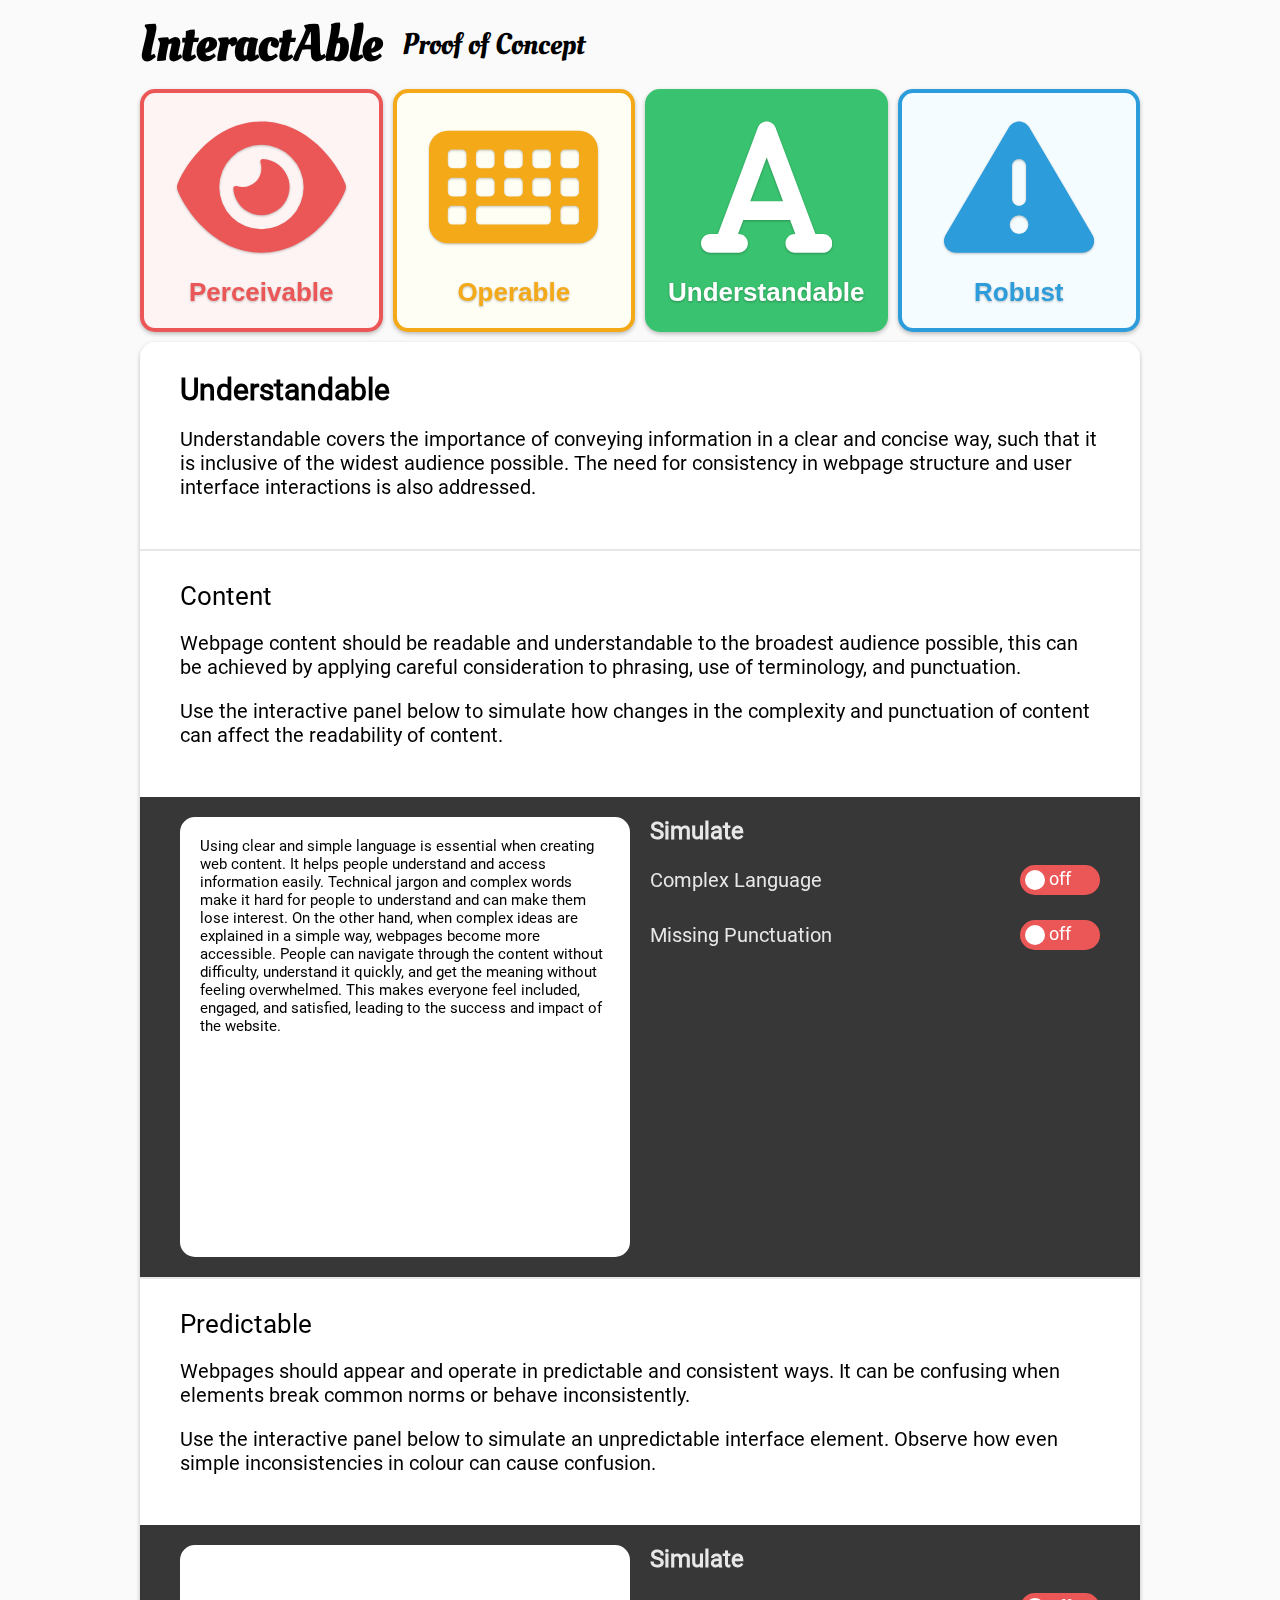
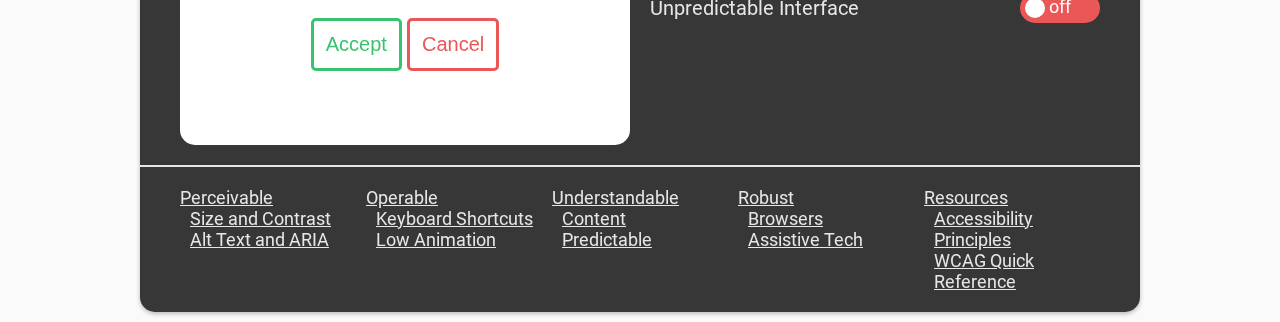
<file: understandable.html>
<!DOCTYPE html>
<html lang="en">
    <head>
        <title>InteractAble - Understandable</title>
        <link rel="stylesheet" href="css/style.css">
        <link rel="shortcut icon" href="images/logo.svg" type="image/x-icon">
        <script src="js/script.js" defer></script>
        <meta name="viewport" content="width=device-width, initial-scale=1.0">
        <meta http-equiv="Content-Type" content="text/html;charset=UTF-8">
    </head>
    <body class="page-bg">
        <header>
            <a href="index.html">
                <h1>InteractAble</h1>
            </a>
            <span>Proof of Concept</span>
        </header>
        <nav>
            <a href="perceivable.html" class="nav-accent-red shadow">
                <!-- See readme.md 1.2.i Inline SVG for justification -->
                <svg xmlns="http://www.w3.org/2000/svg" viewBox="0 0 576 512">
                    <path
                        d="M288 32c-80.8 0-145.5 36.8-192.6 80.6C48.6 156 17.3 208 2.5 243.7c-3.3 7.9-3.3 16.7 0 24.6C17.3 304 48.6 356 95.4 399.4C142.5 443.2 207.2 480 288 480s145.5-36.8 192.6-80.6c46.8-43.5 78.1-95.4 93-131.1c3.3-7.9 3.3-16.7 0-24.6c-14.9-35.7-46.2-87.7-93-131.1C433.5 68.8 368.8 32 288 32zM144 256a144 144 0 1 1 288 0 144 144 0 1 1 -288 0zm144-64c0 35.3-28.7 64-64 64c-7.1 0-13.9-1.2-20.3-3.3c-5.5-1.8-11.9 1.6-11.7 7.4c.3 6.9 1.3 13.8 3.2 20.7c13.7 51.2 66.4 81.6 117.6 67.9s81.6-66.4 67.9-117.6c-11.1-41.5-47.8-69.4-88.6-71.1c-5.8-.2-9.2 6.1-7.4 11.7c2.1 6.4 3.3 13.2 3.3 20.3z" />
                </svg>
                <span>Perceivable</span>
            </a>
            <a href="operable.html" class="nav-accent-orange shadow">
                <!-- See readme.md 1.2.i Inline SVG for justification -->
                <svg xmlns="http://www.w3.org/2000/svg" viewBox="0 0 576 512">
                    <path
                        d="M64 64C28.7 64 0 92.7 0 128V384c0 35.3 28.7 64 64 64H512c35.3 0 64-28.7 64-64V128c0-35.3-28.7-64-64-64H64zm16 64h32c8.8 0 16 7.2 16 16v32c0 8.8-7.2 16-16 16H80c-8.8 0-16-7.2-16-16V144c0-8.8 7.2-16 16-16zM64 240c0-8.8 7.2-16 16-16h32c8.8 0 16 7.2 16 16v32c0 8.8-7.2 16-16 16H80c-8.8 0-16-7.2-16-16V240zm16 80h32c8.8 0 16 7.2 16 16v32c0 8.8-7.2 16-16 16H80c-8.8 0-16-7.2-16-16V336c0-8.8 7.2-16 16-16zm80-176c0-8.8 7.2-16 16-16h32c8.8 0 16 7.2 16 16v32c0 8.8-7.2 16-16 16H176c-8.8 0-16-7.2-16-16V144zm16 80h32c8.8 0 16 7.2 16 16v32c0 8.8-7.2 16-16 16H176c-8.8 0-16-7.2-16-16V240c0-8.8 7.2-16 16-16zM160 336c0-8.8 7.2-16 16-16H400c8.8 0 16 7.2 16 16v32c0 8.8-7.2 16-16 16H176c-8.8 0-16-7.2-16-16V336zM272 128h32c8.8 0 16 7.2 16 16v32c0 8.8-7.2 16-16 16H272c-8.8 0-16-7.2-16-16V144c0-8.8 7.2-16 16-16zM256 240c0-8.8 7.2-16 16-16h32c8.8 0 16 7.2 16 16v32c0 8.8-7.2 16-16 16H272c-8.8 0-16-7.2-16-16V240zM368 128h32c8.8 0 16 7.2 16 16v32c0 8.8-7.2 16-16 16H368c-8.8 0-16-7.2-16-16V144c0-8.8 7.2-16 16-16zM352 240c0-8.8 7.2-16 16-16h32c8.8 0 16 7.2 16 16v32c0 8.8-7.2 16-16 16H368c-8.8 0-16-7.2-16-16V240zM464 128h32c8.8 0 16 7.2 16 16v32c0 8.8-7.2 16-16 16H464c-8.8 0-16-7.2-16-16V144c0-8.8 7.2-16 16-16zM448 240c0-8.8 7.2-16 16-16h32c8.8 0 16 7.2 16 16v32c0 8.8-7.2 16-16 16H464c-8.8 0-16-7.2-16-16V240zm16 80h32c8.8 0 16 7.2 16 16v32c0 8.8-7.2 16-16 16H464c-8.8 0-16-7.2-16-16V336c0-8.8 7.2-16 16-16z" />
                </svg>
                <span>Operable</span>
            </a>
            <a href="understandable.html" class="nav-accent-green active shadow">
                <!-- See readme.md 1.2.i Inline SVG for justification -->
                <svg xmlns="http://www.w3.org/2000/svg" viewBox="0 0 448 512">
                    <path
                        d="M254 52.8C249.3 40.3 237.3 32 224 32s-25.3 8.3-30 20.8L57.8 416H32c-17.7 0-32 14.3-32 32s14.3 32 32 32h96c17.7 0 32-14.3 32-32s-14.3-32-32-32h-1.8l18-48H303.8l18 48H320c-17.7 0-32 14.3-32 32s14.3 32 32 32h96c17.7 0 32-14.3 32-32s-14.3-32-32-32H390.2L254 52.8zM279.8 304H168.2L224 155.1 279.8 304z" />
                </svg>
                <span>Understandable</span>
            </a>
            <a href="robust.html" class="nav-accent-blue shadow">
                <!-- See readme.md 1.2.i Inline SVG for justification -->
                <svg xmlns="http://www.w3.org/2000/svg" viewBox="0 0 512 512">
                    <path
                        d="M256 32c14.2 0 27.3 7.5 34.5 19.8l216 368c7.3 12.4 7.3 27.7 .2 40.1S486.3 480 472 480H40c-14.3 0-27.6-7.7-34.7-20.1s-7-27.8 .2-40.1l216-368C228.7 39.5 241.8 32 256 32zm0 128c-13.3 0-24 10.7-24 24V296c0 13.3 10.7 24 24 24s24-10.7 24-24V184c0-13.3-10.7-24-24-24zm32 224a32 32 0 1 0 -64 0 32 32 0 1 0 64 0z" />
                </svg>
                <span>Robust</span>
            </a>
        </nav>
        <main class="shadow">
            <article>
                <h2>Understandable</h2>
                <p>
                    Understandable covers the importance of conveying information in a clear and concise way, such that
                    it is inclusive of the widest audience possible. The need for consistency in webpage structure and
                    user interface interactions is also addressed.
                </p>
            </article>
            <article id="content">
                <h3>Content</h3>
                <p>
                    Webpage content should be readable and understandable to the broadest audience possible, this can be
                    achieved by applying careful consideration to phrasing, use of terminology, and punctuation.
                </p>
                <p>
                    Use the interactive panel below to simulate how changes in the complexity and punctuation of content
                    can affect the readability of content.
                </p>
            </article>
            <section class="interactive-panel" id="understandable-content">
                <section class="interactive-panel-preview">

                </section>
                <section class="interactive-panel-controls">
                    <span class="control-group-title">Simulate</span>
                    <span class="control-group both-columns">
                        <label for="toggle-1">Complex Language</label>
                        <input type="checkbox" id="toggle-1" name="complex">
                        <label class="toggle-switch" for="toggle-1"></label>
                    </span>
                    <span class="control-group both-columns">
                        <label for="toggle-2">Missing Punctuation</label>
                        <input type="checkbox" id="toggle-2" name="no_punctuation">
                        <label class="toggle-switch" for="toggle-2"></label>
                    </span>
                </section>
            </section>
            <article id="predictable">
                <h3>Predictable</h3>
                <p>
                    Webpages should appear and operate in predictable and consistent ways. It can be confusing when
                    elements break common norms or behave inconsistently.
                </p>
                <p>
                    Use the interactive panel below to simulate an unpredictable interface element. Observe how even
                    simple inconsistencies in colour can cause confusion.
                </p>
            </article>
            <section class="interactive-panel" id="understandable-predictable">
                <section class="interactive-panel-preview center">

                </section>
                <section class="interactive-panel-controls">
                    <span class="control-group-title">Simulate</span>
                    <span class="control-group both-columns">
                        <label for="toggle-3">Unpredictable Interface</label>
                        <input type="checkbox" id="toggle-3" name="unpredictable">
                        <label class="toggle-switch" for="toggle-3"></label>
                    </span>
                </section>
            </section>
        </main>
        <footer class="shadow">
            <section class="accent-red">
                <ul>
                    <li>
                        <a href="perceivable.html">Perceivable</a>
                    </li>
                    <li>
                        <ul>
                            <li>
                                <a href="perceivable.html#size-contrast">Size and Contrast</a>
                            </li>
                            <li>
                                <a href="perceivable.html#text-alts">Alt Text and ARIA</a>
                            </li>
                            <!-- <li>
                                <a href="perceivable.html#presentation">Presentation</a>
                            </li> -->
                        </ul>
                    </li>
                </ul>
            </section>
            <section class="accent-orange">
                <ul>
                    <li>
                        <a href="operable.html">Operable</a>
                    </li>
                    <li>
                        <ul>
                            <li>
                                <a href="operable.html#shortcuts">Keyboard Shortcuts</a>
                            </li>
                            <li>
                                <a href="operable.html#reduce-anim">Low Animation</a>
                            </li>
                        </ul>
                    </li>
                </ul>
            </section>
            <section class="accent-green">
                <ul>
                    <li>
                        <a href="understandable.html">Understandable</a>
                    </li>
                    <li>
                        <ul>
                            <li>
                                <a href="understandable.html#content">Content</a>
                            </li>
                            <li>
                                <a href="understandable.html#predictable">Predictable</a>
                            </li>
                            <!-- <li>
                                <a href="understandable.html#errors">Errors</a>
                            </li> -->
                        </ul>
                    </li>
                </ul>
            </section>
            <section class="accent-blue">
                <ul>
                    <li>
                        <a href="robust.html">Robust</a>
                    </li>
                    <li>
                        <ul>
                            <li>
                                <a href="robust.html#browsers">Browsers</a>
                            </li>
                            <li>
                                <a href="robust.html#assist-tech">Assistive Tech</a>
                            </li>
                        </ul>
                    </li>
                </ul>
            </section>
            <section class="accent-blue">
                <ul>
                    <li>
                        <a href="https://www.w3.org/WAI/fundamentals/">Resources</a>
                    </li>
                    <li>
                        <ul>
                            <li>
                                <a href="https://www.w3.org/WAI/fundamentals/accessibility-principles/">Accessibility
                                    Principles</a>
                            </li>
                            <li>
                                <a href="https://www.w3.org/WAI/WCAG21/quickref/">WCAG Quick Reference</a>
                            </li>
                        </ul>
                    </li>
                </ul>
            </section>
        </footer>
    </body>
</html>
</file>
<file: css/style.css>
@font-face {
    font-family: OleoScript;
    src: url("../fonts/OleoScript-Regular.ttf");
}

@font-face {
    font-family: Roboto;
    src: url("../fonts/Roboto-Regular.ttf");
}

@font-face {
    font-family: Arsenal;
    src: url("../fonts/Arsenal-Regular.ttf");
}

:root {
    --text: #000000;
    --text-bg: #FFFFFF;
    --edges: #E7E7E7;
    --divider: var(--edges);
    --panel-bg: #373737;
    --content-bg: #FAFAFA;
    --content-bg-red: #FEFAFA;
    --content-bg-orange: #FFF9EF;
    --content-bg-blue: #F4FCFF;
    --content-bg-green: #F4FFF9;
    --accent-red: #EB5757;
    --accent-orange: #F4A919;
    --accent-green: #39C26F;
    --accent-blue: #2D9CDB;
    --accent-bg-red: #FFF4F4;
    --accent-bg-orange: #FFFEF4;
    --accent-bg-green: #F4FFF9;
    --accent-bg-blue: #F4FCFF;

    /* Transition theme changes */
    transition: color 0.2s, background-color 0.2s;
}

@media screen and (prefers-color-scheme: dark) {
    :root {
        --text: #E7E7E7;
        --text-bg: #373737;
        --edges: #E7E7E7;
        --divider: #2A2A2A;
        --panel-bg: #2d2d2d;
        --content-bg: #2d2d2d;
        --content-bg-red: var(--content-bg);
        --content-bg-orange: var(--content-bg);
        --content-bg-blue: var(--content-bg);
        --content-bg-green: var(--content-bg);
        --accent-red: #EB5757;
        --accent-orange: #F4A919;
        --accent-green: #39C26F;
        --accent-blue: #2D9CDB;
        --accent-bg-red: var(--text-bg);
        --accent-bg-orange: var(--text-bg);
        --accent-bg-green: var(--text-bg);
        --accent-bg-blue: var(--text-bg);
    }
}

/* Utilities */
.shadow {
    filter: drop-shadow(0px 2px 2px rgba(0, 0, 0, 0.25));
}

.accent-red {
    --accent-color: var(--accent-red);
}

.accent-orange {
    --accent-color: var(--accent-orange);
}

.accent-green {
    --accent-color: var(--accent-green);
}

.accent-blue {
    --accent-color: var(--accent-blue);
}

/* Page */
.page-bg {
    background-color: var(--content-bg);
}

.page-bg-red {
    background-color: var(--content-bg-red)
}

.page-bg-orange {
    background-color: var(--content-bg-orange)
}

.page-bg-green {
    background-color: var(--content-bg-green)
}

.page-bg-blue {
    background-color: var(--content-bg-blue)
}

html {
    font-size: 20px;
    font-family: Roboto, Arial;
    color: var(--text);
    scroll-behavior: smooth;
}

body {
    display: flex;
    flex-direction: column;
    align-items: center;
    margin: 10px;
}

/* Header */
header {
    display: flex;
    flex-wrap: wrap;
    align-items: center;
    margin-bottom: 0.5rem;
}

header a {
    text-decoration: none;
    color: var(--text);
}

header a h1 {
    font-size: 2.5rem;
    font-family: OleoScript, 'Times New Roman', Times, serif;
    margin: 0;
    margin-right: 1rem;
}

header span {
    font-size: 1.5rem;
    font-family: OleoScript, 'Times New Roman', Times, serif;
}

/* Navigation */
.nav-accent-red {
    --accent-color: var(--accent-red);
    --inactive-bg: var(--accent-bg-red);
    --inactive-content: var(--accent-red);
}

.nav-accent-red:hover,
.nav-accent-red.active {
    --inactive-bg: var(--accent-red);
    --inactive-content: var(--text-bg);
}

.nav-accent-orange {
    --accent-color: var(--accent-orange);
    --inactive-bg: var(--accent-bg-orange);
    --inactive-content: var(--accent-orange);
}

.nav-accent-orange:hover,
.nav-accent-orange.active {
    --inactive-bg: var(--accent-orange);
    --inactive-content: var(--text-bg);
}

.nav-accent-green {
    --accent-color: var(--accent-green);
    --inactive-bg: var(--accent-bg-green);
    --inactive-content: var(--accent-green);
}

.nav-accent-green:hover,
.nav-accent-green.active {
    --inactive-bg: var(--accent-green);
    --inactive-content: var(--text-bg);
}

.nav-accent-blue {
    --accent-color: var(--accent-blue);
    --inactive-bg: var(--accent-bg-blue);
    --inactive-content: var(--accent-blue);
}

.nav-accent-blue:hover,
.nav-accent-blue.active {
    --inactive-bg: var(--accent-blue);
    --inactive-content: var(--text-bg);
}

body>nav {
    display: grid;
    grid-template-rows: repeat(4, 1fr);
    gap: 10px;
}

body>nav>a {
    display: flex;
    padding: 10px;
    gap: 10px;

    font-family: Arial, Helvetica, sans-serif;
    font-weight: 700;
    font-size: 1.2rem;
    text-decoration: none;

    background-color: var(--inactive-bg);
    color: var(--inactive-content);
    fill: var(--inactive-content);
    border-color: var(--accent-color);
    border-style: solid;
    border-width: 4px;
    border-radius: 15px;
    transition: color 0.2s, fill 0.2s, background-color 0.2s;
}

body>nav>a>* {
    filter: drop-shadow(0px 1px 1px rgba(0, 0, 0, 0.25));
}

body>nav>a>svg {
    display: inline-block;
    height: 1.4rem;
}

@media screen and (min-width: 640px) {
    body>nav {
        display: grid;
        grid-template-rows: 1fr;
        grid-template-columns: repeat(4, 1fr);
    }

    body>nav>a {
        flex-direction: column;
        justify-content: center;
        align-items: center;
        gap: 15px;
        font-size: 0.8rem;
        aspect-ratio: 1/1;
    }

    body>nav>a>svg {
        height: 70%;
    }
}

@media screen and (min-width: 768px) {
    body>nav>a {
        font-size: 1rem;
    }
}

@media screen and (min-width: 1024px) {
    body>nav>a {
        font-size: 1.3rem;
    }
}

/* Main content */
main {
    box-sizing: border-box;
    background-color: var(--text-bg);
    border-radius: 15px 15px 0px 0px;
    /* padding: 20px 0px; */
    margin-top: 10px;

    /* font-family: Arial, Helvetica, sans-serif; */
}

main h2 {
    margin: 0;
    font-weight: 700;
    font-size: 1.5rem;
}

main article {
    padding: 1.5rem;
}

@media screen and (min-width: 768px) {
    main article {
        padding: 1.5rem 2rem;
    }
}

main article:not(:first-child),
footer {
    border-top: 2px solid var(--divider);
}

main article>a:first-child,
main article>h3:first-child {
    display: flex;
    align-items: center;
    gap: 20px;
    text-decoration: none;
    font-weight: 500;
    color: var(--text);
    transition: color 0.2s;
}

main article>a:first-child:hover {
    color: var(--accent-color);
}

main article>a:first-child>h3,
main article>h3:first-child {
    display: inline;
    margin: 0;
    font-size: 1.3rem;
}

main article>a:first-child>h3 {
    text-decoration: underline;
}

main article>a:first-child>span {
    font-weight: 800;
    font-family: Arsenal;
    line-height: 1.3rem;
    font-size: 2rem;
    color: var(--accent-color);
    transition: padding 0.2s;
}

main article>a:first-child:hover>span {
    padding-left: 0.75rem;
}

main article>p {
    margin-top: 1rem;
}

main article>p a {
    color: var(--accent-color);
}

/* Footer */

footer {
    box-sizing: border-box;
    /* border-top: 2px solid var(--edges); */
    background-color: var(--panel-bg);
    color: var(--edges);
    border-radius: 0px 0px 15px 15px;
    display: grid;
    grid-template-columns: 1fr;
    padding: 1rem;
    gap: 0.5rem;
    font-size: 0.9rem;
}

footer a {
    color: inherit;
    transition: color 0.2s;
}

footer a:hover {
    color: var(--accent-color);
}

footer ul {
    list-style-type: none;
    margin: 0;
}

footer section>ul {
    padding-left: 0px;
}

footer section ul>li>ul {
    padding-left: 0.5rem;
}

@media screen and (min-width: 768px) {
    footer {
        grid-template-columns: repeat(2, 1fr);
        padding: 1rem 2rem;
    }
}

@media screen and (min-width: 1024px) {
    footer {
        grid-template-columns: repeat(5, 1fr);
    }
}

/* Interactive sections */
main>section.interactive-panel {
    display: grid;
    gap: 1rem;
    grid-template-columns: 1fr;
    background-color: var(--panel-bg);
    color: var(--edges);
    padding: 1rem;
}

@media screen and (min-width: 768px) {
    main>section.interactive-panel {
        grid-template-columns: repeat(2, 1fr);
        padding: 1rem 2rem;
    }
}

.interactive-panel>.interactive-panel-preview {
    box-sizing: border-box;
    background-color: var(--text-bg);
    color: var(--text);
    min-height: 10rem;
    border-radius: 15px;
    overflow: hidden;
}

.interactive-panel>.interactive-panel-preview.center {
    display: flex;
    justify-content: center;
    align-items: center;
    gap: 0.5rem;
}

.interactive-panel-controls {
    display: grid;
    gap: 1rem;
    grid-template-columns: repeat(2, 1fr);
    align-items: start;
    height: min-content;
}

.interactive-panel-controls .control-group-title {
    font-weight: 800;
    font-size: 1.2rem;
    grid-column: 1 / 3;
}

.interactive-panel-controls .control-group {
    display: grid;
    gap: 0.25rem;
    grid-template-columns: 1fr auto;
    align-items: center;
}

.interactive-panel-controls .both-columns {
    grid-column: 1 / 3;
}

input[type="range"] {
    grid-column: 1 / 3;
    appearance: none;
    height: 0.5rem;
    background-color: var(--edges);
    border-radius: 0.25rem;
    margin: 0.5rem 0;
}


input[type="range"]::-webkit-slider-thumb {
    -webkit-appearance: none;
    appearance: none;
    width: 1.5rem;
    height: 1.5rem;
    border-radius: 1rem;
    border-width: 3px;
    border-style: solid;
    background-color: var(--edges);
    border-color: var(--panel-bg);
    cursor: pointer;
}

input[type="range"]::-moz-range-thumb {
    width: 1.2rem;
    height: 1.2rem;
    border-radius: 1rem;
    border-width: 3px;
    background-color: var(--edges);
    border-color: var(--panel-bg);
    cursor: pointer;
    transition: border-color 0.2s;
}

input[type="range"]:active::-moz-range-thumb,
input[type="range"]:active::-webkit-slider-thumb {
    border-color: var(--accent-green);
}


.interactive-panel-controls .control-group input[type="color"] {
    border: 2px solid var(--edges);
    appearance: none;
    width: 32px;
    height: 32px;
    cursor: pointer;
}

.control-group input[type="checkbox"] {
    height: 0;
    border-width: 0;
    margin: 0;
    opacity: 0;
    appearance: none;
}

input[type="checkbox"]+label.toggle-switch {
    display: block;
    grid-row: 1;
    grid-column: 2/3;
    overflow: hidden;
    width: 4rem;
    height: 1.5rem;
    background-color: var(--accent-red);
    transition: all 0.2s;
    cursor: pointer;
    border-radius: 15px;
    user-select: none;
}

input[type="checkbox"]:checked+label.toggle-switch {
    background-color: var(--accent-green);
}

input[type="checkbox"]+label.toggle-switch::before {
    display: block;
    content: "";
    margin: 0.25rem 0 0 0.25rem;
    width: 1rem;
    height: 1rem;
    background-color: var(--text-bg);
    transition: inherit;
    border-radius: 15px;
}

input[type="checkbox"]:checked+label.toggle-switch::before {
    margin: 0.25rem 0 0 2.75rem;
}

input[type="checkbox"]+label.toggle-switch::after {
    font-size: 0.9rem;
    text-align: center;
    padding-top: 0.15rem;
    display: block;
    width: 4rem;
    height: 1.5rem;
    color: var(--text-bg);
    content: "off";
    margin-top: -1.25rem;
}

input[type="checkbox"]:checked+label.toggle-switch::after {
    content: "on";
}

.interactive-panel .control-group input[type="button"] {
    border: 3px solid var(--accent-green);
    border-radius: 5px;
    background-color: transparent;
    color: var(--accent-green);
    font-size: 1rem;
    cursor: pointer;
    padding: 0.6rem;
    transition: background-color 0.2s, border-color 0.2s;
}

.interactive-panel .control-group input[type="button"]:active {
    border-color: var(--panel-bg);
}

.interactive-panel .control-group input[type="button"]:hover {
    background-color: var(--accent-green);
    color: var(--panel-bg);
}

.interactive-panel .control-group input[type="button"].cancel {
    border: 3px solid var(--accent-red);
    color: var(--accent-red);
}

.interactive-panel .control-group input[type="button"].cancel:active {
    border-color: var(--panel-bg);
}

.interactive-panel .control-group input[type="button"].cancel:hover {
    background-color: var(--accent-red);
    color: var(--panel-bg);
}

.interactive-panel-controls textarea {
    font-size: 0.8rem;
    font-family: inherit;
    height: 3rem;
    resize: none;
    border-radius: 15px;
    padding: 15px;
}

#operable-keyboard-shortcuts .interactive-panel-preview input:focus {
    outline: 3px solid var(--accent-blue);
}

#robust-assistive .interactive-panel-preview {
    padding: 0.5rem;
}

#robust-assistive .interactive-panel-preview h2 {
    font-size: 2rem;
}

/* Page container */
body>* {
    width: 100%;
}

@media screen and (min-width: 640px) {
    body>* {
        max-width: 640px;
    }
}

@media screen and (min-width: 768px) {
    body>* {
        max-width: 768px;
    }

}

@media screen and (min-width: 1000px) {
    body>* {
        max-width: 1000px;
        /* max-width: 768px; */
    }
}

/* @media screen and (min-width: 1280px) {
    body>* {
        max-width: 1024px;
    }
} */

/* @media screen and (min-width: 1536px) {
    body>* {
        max-width: 1536px;
    }
} */
</file>
